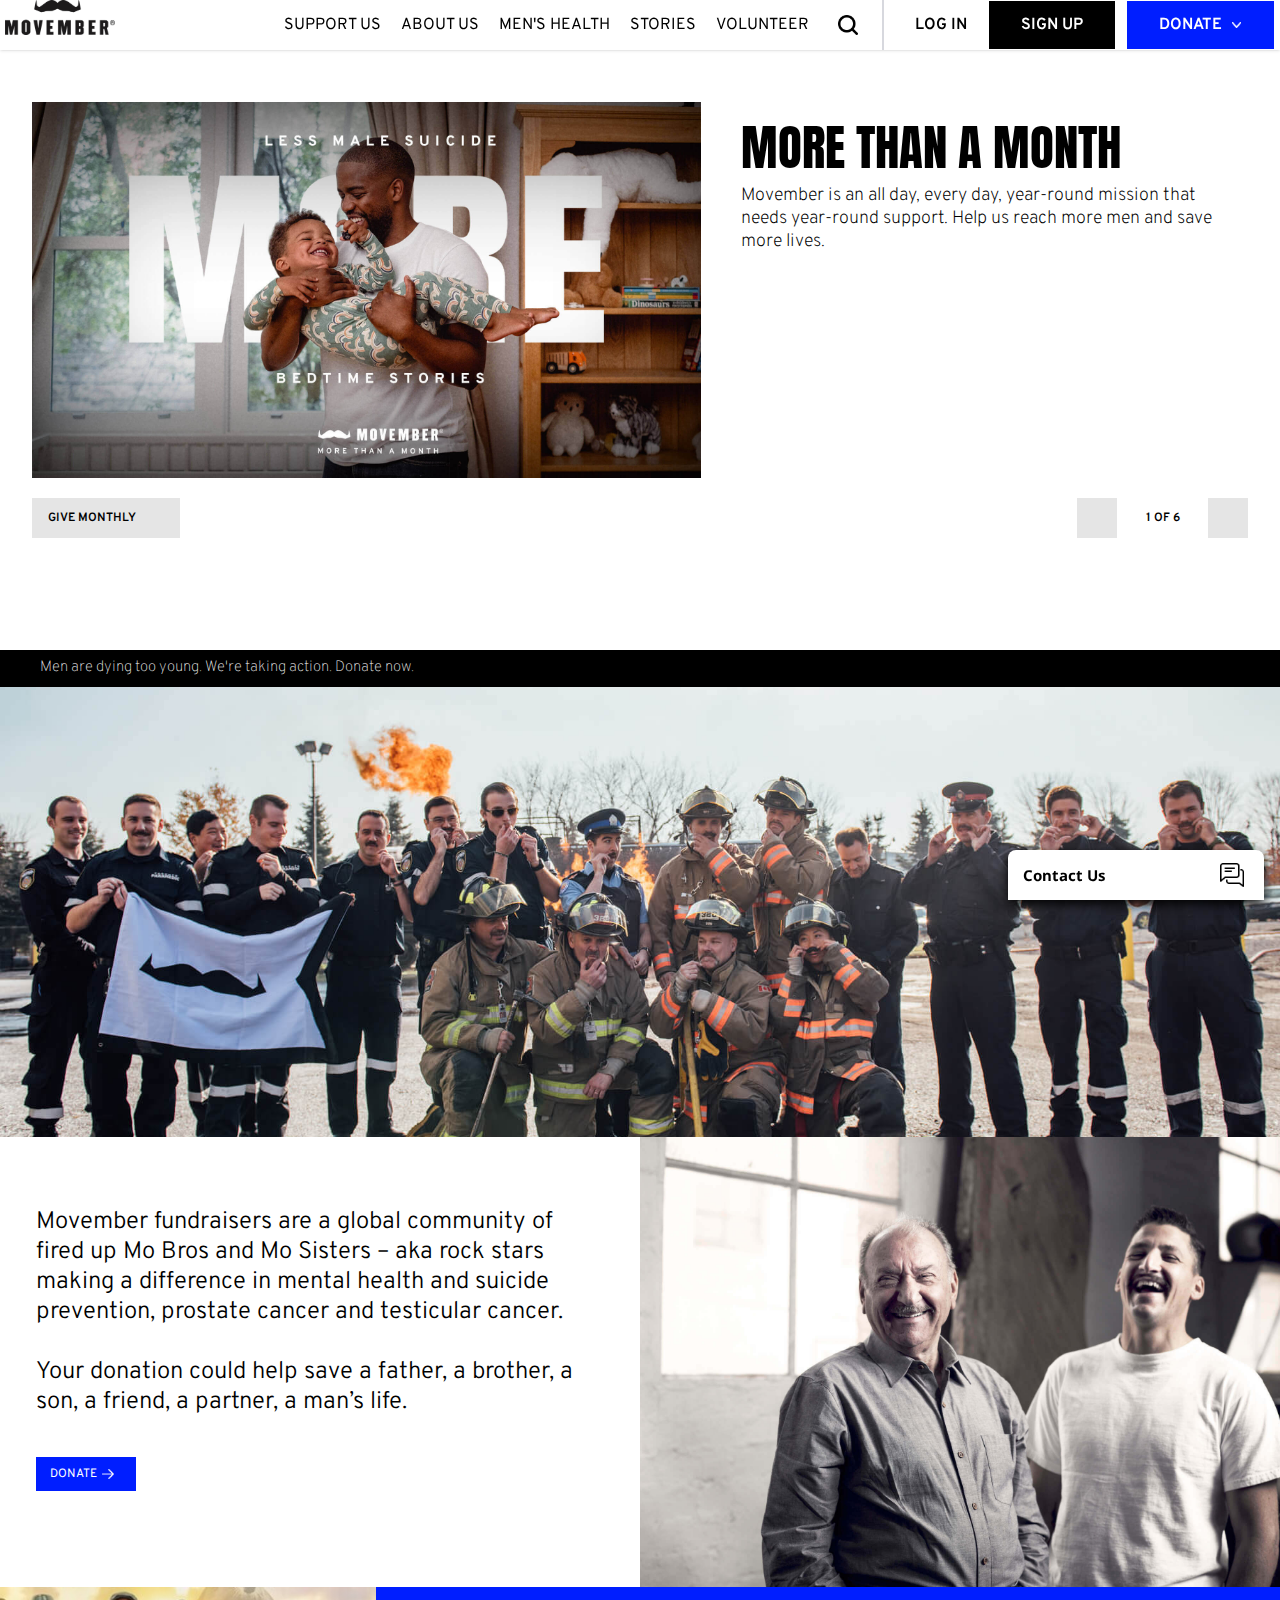
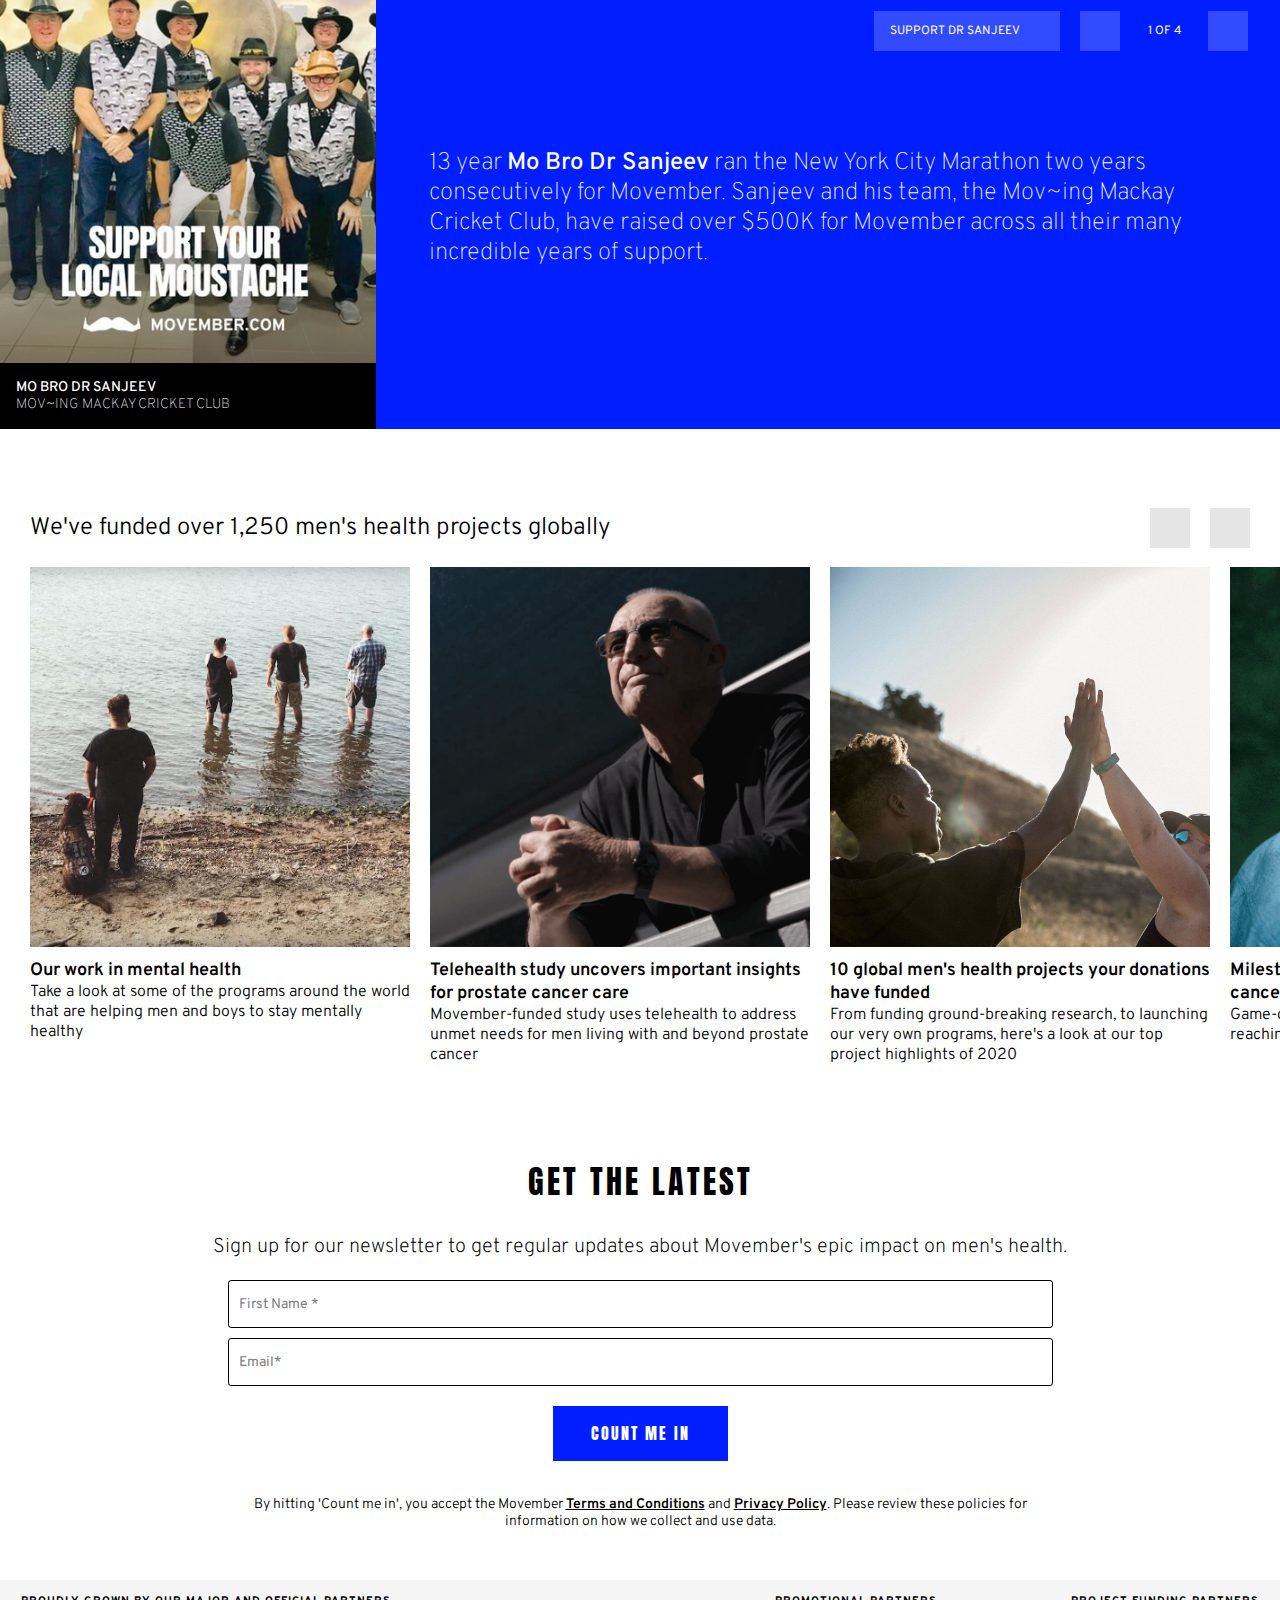
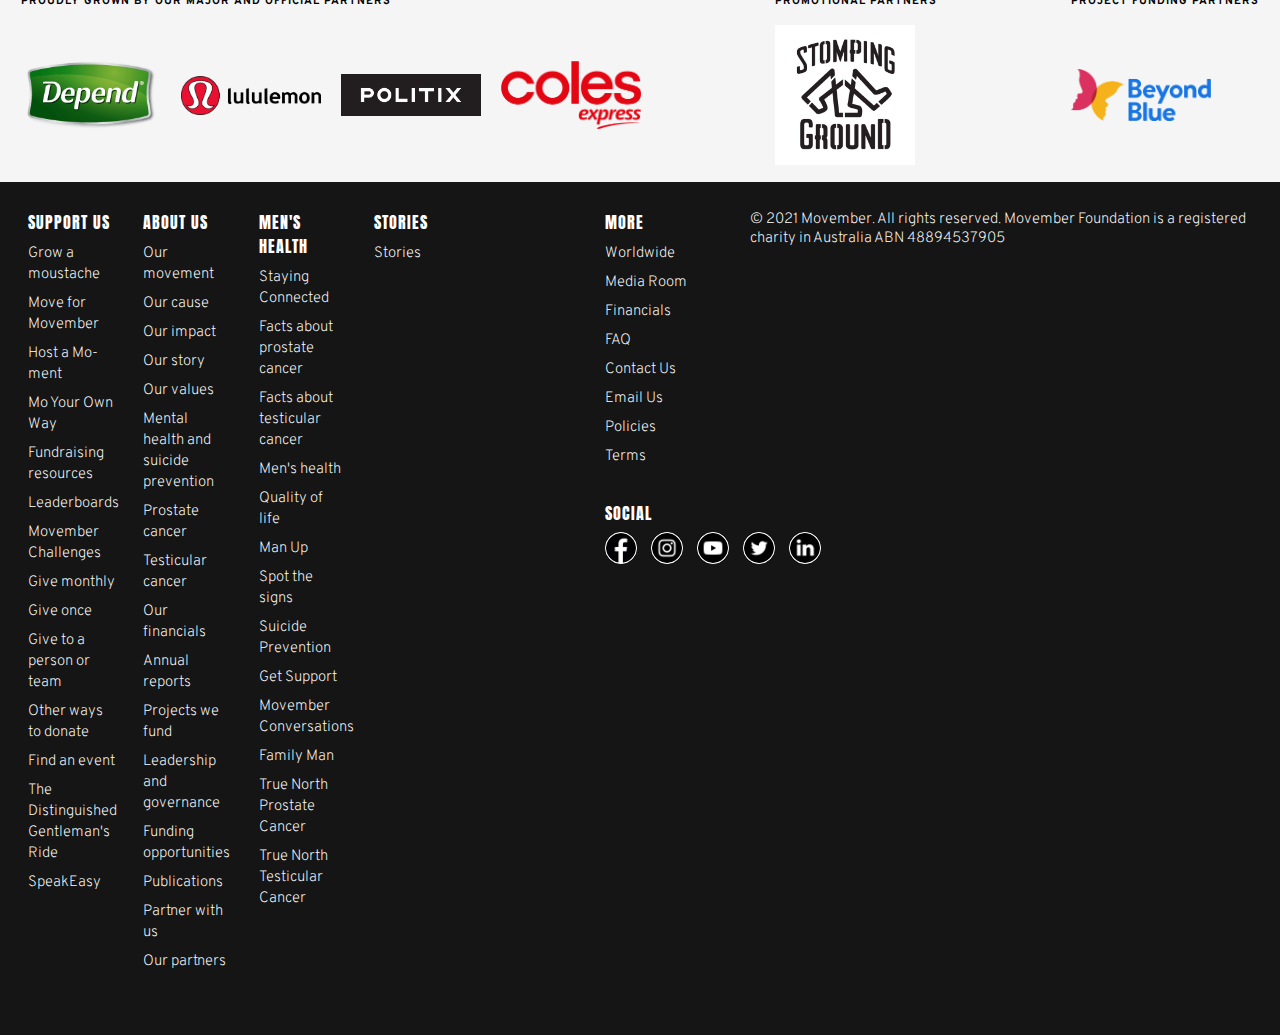
<file: index.html>
<!DOCTYPE html>
<html lang="en">

<head>
    <meta charset="UTF-8">
    <meta http-equiv="X-UA-Compatible" content="IE=edge">
    <meta name="viewport" content="width=device-width, initial-scale=1.0">
    <title>Movember - Home</title>
    <link href="desktop.css" rel="stylesheet"> 
    <link href="tablet.css" rel="stylesheet">  
    <link href="phone.css" rel="stylesheet"> 
    <link href="https://fonts.googleapis.com/css2?family=Anton&family=Noto+Sans:wght@400;700&family=Overpass:wght@100;200;300;400;600;700;800;900&display=swap" rel="stylesheet">
    <script src="toggle.js"></script>
</head>
<!-- end of head tag -->

<body>
    <div class="main">
        <!-- main body -->
        <div class="header">
            <a href="index.html"><img class="logo" src="images/Logo-Movember.jpeg"></a>
            <nav>
                <ul class="topnav">
                    <li class="hamburger"><a onclick="myFunction();">&#9776;</a></li>
                    <!-- the Hamburger menu icon for mobile & tablet -->
                    <li class="nav_button"> 
                        <a href="support_us.html">SUPPORT US</a>
                    </li>
                    <li class="nav_button"> 
                        <a href="about_us.html">ABOUT US</a>
                    </li>
                    <li class="nav_button">
                        <a href="#">MEN'S HEALTH</a>
                    </li>
                    <li class="nav_button">
                        <a href="#">STORIES</a>
                    </li> 
                    <li class="nav_button">
                        <a href="#">VOLUNTEER</a>
                        <!-- to create an unordered list containing 5 links, this additional nav item will be added -->
                    </li>                                       
                </ul>
                <img class="search_icon" src="images/search_icon.png">
                    <!-- the search icon -->
                <div class="vertical_line"></div>
                    <!-- this vertical line only exists in desktop view. It is used to separate the Search Icon and Log In button-->
                <a class="lite_logo__link" href="index.html"><img class="lite_logo" src="images/lite_logo.png"></a>
                    <!-- logo for mobile view only-->
                <div class="log_in_button">
                    <p>LOG IN</p>
                </div>
                <!-- The Log In button is not in the same container as the Search icon as they need to be separated on either end of the logo in Mobile view -->
                <div class="sign_up_donate_container">
                    <div class="sign_up_button">
                        <p>SIGN UP</p>
                    </div>
                    <div class="header_donate_button">
                        <p>DONATE</p>
                        <img class="donate_down_arrow" src="images/white_down_arrow.png">
                    </div>
                </div>
                <!-- the sign up button and donate button are in their own container to allow the two buttons to stay together when they move around to different positions in the Nav bar in mobile, tablet and desktop view -->
            </nav>
        </div>
        <!-- end of header section -->

        <div class="banner">
            <div class="banner_content_container">
                <div class="banner_image_container">
                    <img class="banner_image" src="images/banner_image.jpg">
                </div>
                <div class="banner_text_container">
                    <h2>MORE THAN A MONTH</h2>
                    <!-- There is no H1 for this website based on the actual website structure -->
                    <p>Movember is an all day, every day, year-round mission that needs year-round support. Help us reach more men and save more lives.</p>
                </div>
                <div class="give_monthly_container">
                    <div class="give_monthly_button">
                        <p>GIVE MONTHLY</p>
                    </div>
                    <div class="give_monthly_nav_container">
                        <div class="give_monthly_arrow"></div>
                        <div class="give_monthly_page_number">
                            <P>1 OF 6</P>
                        </div>
                        <div class="give_monthly_arrow"></div>
                    </div>
                </div>
                <!-- the give monthly container holds all the button items in the banner section -->
            </div>
        </div>
        <!-- end of banner section -->

        <div class="scrolling_banner">
            <p>Men are dying too young. We're taking action. Donate now.</p>
        </div>
        <!-- end of scrolling banner section -->

        <img class="firefighter_image" src="images/firefighter_image.jpg">
        <!-- end of firefighter image section. This section contains no text, just a large image that stretches across the page -->
        
        <div class="fundraise">
            <div class="fundraise_text_container">
                <div class="fundraise_text">
                    <p>Movember fundraisers are a global community of fired up Mo Bros and Mo Sisters – aka rock stars making a difference in mental health and suicide prevention, prostate cancer and testicular cancer.</p>
                    <p>Your donation could help save a father, a brother, a son, a friend, a partner, a man’s life.</p>
                    <!-- two <p> tags are used to separate the paragraphs on separate lines -->
                </div>
                <div class="donate_button">
                    <p>DONATE</p>
                    <img class="white_arrow" src="images/white_arrow.png">
                    <!-- a white arrow has been included here to show what a completed donate button would look like -->
                </div>
            </div>
            <div class="fundraise_image_container">
                <!-- this image is being placed in a container so the CSS can do calculations with width %-->
                <img class="fundraise_image" src="images/father_and_son_laughing.jpg">
            </div>
        </div>
        <!-- end of fundraise section -->

        <div class="stories">
            <div class="stories_image_container">
                <img class="stories_image" src="images/stories_image.jpg">
                <!-- The original image from the home page could not be downloaded. When you click into it, there is a slightly cropped image that is available for download (which is the one i've used), hence it doesn't look the same as the on the home page -->
                <div class="stories_image_description">
                    <p><b>MO BRO DR SANJEEV</b></p>
                    <p>MOV~ING MACKAY CRICKET CLUB</p>
                </div>
            </div>
            <div class="stories_text_container">
                <div class="stories_text_CTA_container">
                    <div class="stories_text_CTA">
                        <p>SUPPORT DR SANJEEV</p>
                        <!-- an arrow image would normally be included in the <div> above, but this level of detail has not been provided for the shell -->
                    </div>
                    <div class="stories_nav_container">
                        <div class="stories_arrow"></div>
                        <!-- an arrow image would normally be included here, but this level of detail has not been provided for the shell -->
                        <div class="stories_page_number">
                            <p>1 OF 4</p>
                        </div>
                        <div class="stories_arrow"></div>
                        <!-- an arrow image would normally be included in the <div> above, but this level of detail has not been provided for the shell -->
                    </div>
                </div>
                <div class="stories_text">
                    <p>13 year <b>Mo Bro Dr Sanjeev</b> ran the New York City Marathon two years consecutively for Movember. Sanjeev and his team, the Mov~ing Mackay Cricket Club, have raised over $500K for Movember across all their many incredible years of support.</p>
                </div>
            </div>
        </div>
        <!-- end of stories section -->

        <div class="articles">
            <div class="project_heading_container">
                <p>We've funded over 1,250 men's health projects globally</p>
                <div class="arrow_container">
                    <div class="articles_arrow"></div>
                    <!-- an arrow image would normally be included in the <div> above, but this level of detail has not been provided for the shell -->
                    <div class="articles_page_number">
                        <p>1 OF 4</p>
                    </div>
                    <div class="articles_arrow"></div>
                    <!-- an arrow image would normally be included in the <div> above, but this level of detail has not been provided for the shell -->
                </div>
            </div>
            <div class="project_container">
            <!-- all the project boxes are going to be the same height and width and therefore they have the same class names -->
            <!-- the 'read more' button has not been included for the purposes of the HTML shell -->
                <div class="project">
                    <img class="project_image" src="images/project_image_1.jpg">
                    <p><b>Our work in mental health</b></p>
                    <p>Take a look at some of the programs around the world that are helping men and boys to stay mentally healthy</p>
                </div>
                <div class="project">
                    <img class="project_image" src="images/project_image_2.png">
                    <p><b>Telehealth study uncovers important insights for prostate cancer care</b></p>
                    <p>Movember-funded study uses telehealth to address unmet needs for men living with and beyond prostate cancer</p>
                </div>
                <div class="project">
                    <img class="project_image" src="images/project_image_3.jpg">
                    <p><b>10 global men's health projects your donations have funded</b></p>
                    <p>From funding ground-breaking research, to launching our very own programs, here's a look at our top project highlights of 2020</p>
                </div>
                <div class="project">
                    <img class="project_image" src="images/project_image_4.png">
                    <p><b>Milestone in precision medicine for prostate cancer</b></p>
                    <p>Game-changing cancer drug one step closer to reaching prostate cancer patients</p>
                </div>
            </div>
        </div>
        <!-- end of stories section -->

        <div class="newsletter">
            <h3>GET THE LATEST</h3>
            <p>Sign up for our newsletter to get regular updates about Movember's epic impact on men's health.</p>
            <div class="form_text">
                <p>First Name *</p>
            </div>
            <div class="form_text">
                <p>Email*</p>
            </div>
            <div class="count_me_in_button">
                <p>COUNT ME IN</p>
            </div>
            <div class="terms_and_conditions">
                <p>By hitting 'Count me in', you accept the Movember <a href="#">Terms and Conditions</a> and <a href="#">Privacy Policy</a>. Please review these policies for information on how we collect and use data.</p>
            </div>
        </div>
        <!-- end of newsletter section -->

    </div>
    <!-- End of main section -->

    <div class="sponsors">
        <div class="sponsors_container">
            <h3>PROUDLY GROWN BY OUR MAJOR AND OFFICIAL PARTNERS</h3>
            <div class="logo_container">
                 <!-- it is important to note that the logos in this section switch everytime the page is loaded -->
                 <!-- The logo sizes and styles are all the same, hence they will all have the same class "partner_logo" -->
                <img class="partner_logo" src="images/depend_logo.png">
                <img class="partner_logo" src="images/lululemon_logo.png">
                <img class="partner_logo" src="images/politix_logo.png">
                <img class="partner_logo" src="images/coles_express_logo.png">
            </div>
            </div>
        <div class="sponsors_container">
            <h3>PROMOTIONAL PARTNERS</h3>
            <div class="logo_container">
                <img class="partner_logo" src="images/stomping_ground_logo.jpg">
                <!-- the logo in this section switches every 4 seconds -->
            </div>
            </div>
        <div class="sponsors_container">
            <h3>PROJECT FUNDING PARTNERS</h3>
            <div class="logo_container">
                <img class="partner_logo" src="images/beyondblue_logo.png">
                 <!-- the logo in this section switches every 4 seconds -->
            </div>
        </div>
    </div>
    <!-- end of sponsors section -->

    <div class="footer">
        <div class="footerbox">
            <div class="footer_column_container">
                <!-- each column in the footer has the same styling, so will have the same class "footer_column" -->
                <div class="footer_column">
                    <h4>SUPPORT US</h4>
                    <p><a href="#">Grow a moustache</a></p>
                    <p><a href="#">Move for Movember</a></p>
                    <p><a href="#">Host a Mo-ment</a></p>
                    <p><a href="#">Mo Your Own Way</a></p>
                    <p><a href="#">Fundraising resources</a></p>
                    <p><a href="#">Leaderboards</a></p>
                    <p><a href="#">Movember Challenges</a></p>
                    <p><a href="#">Give monthly</a></p>
                    <p><a href="#">Give once</a></p>
                    <p><a href="#">Give to a person or team</a></p>
                    <p><a href="#">Other ways to donate</a></p>
                    <p><a href="#">Find an event</a></p>
                    <p><a href="#">The Distinguished Gentleman's Ride</a></p>
                    <p><a href="#">SpeakEasy</a></p>
                </div>
                <div class="footer_column">
                    <h4>ABOUT US</h4>
                    <p><a href="#">Our movement</a></p>
                    <p><a href="#">Our cause</a></p>
                    <p><a href="#">Our impact</a></p>
                    <p><a href="#">Our story</a></p>
                    <p><a href="#">Our values</a></p>
                    <p><a href="#">Mental health and suicide prevention</a></p>
                    <p><a href="#">Prostate cancer</a></p>
                    <p><a href="#">Testicular cancer</a></p>
                    <p><a href="#">Our financials</a></p>
                    <p><a href="#">Annual reports</a></p>
                    <p><a href="#">Projects we fund</a></p>
                    <p><a href="#">Leadership and governance</a></p>
                    <p><a href="#">Funding opportunities</a></p>
                    <p><a href="#">Publications</a></p>
                    <p><a href="#">Partner with us</a></p>
                    <p><a href="#">Our partners</a></p>
                </div>
                <div class="footer_column">
                    <h4>MEN'S HEALTH</h4>
                    <p><a href="#">Staying Connected</a></p>
                    <p><a href="#">Facts about prostate cancer</a></p>
                    <p><a href="#">Facts about testicular cancer</a></p>
                    <p><a href="#">Men's health</a></p>
                    <p><a href="#">Quality of life</a></p>
                    <p><a href="#">Man Up</a></p>
                    <p><a href="#">Spot the signs</a></p>
                    <p><a href="#">Suicide Prevention</a></p>
                    <p><a href="#">Get Support</a></p>
                    <p><a href="#">Movember Conversations</a></p>
                    <p><a href="#">Family Man</a></p>
                    <p><a href="#">True North Prostate Cancer</a></p>
                    <p><a href="#">True North Testicular Cancer</a></p>
                </div>
                <div class="footer_column">
                    <h4>STORIES</h4>
                    <p><a href="#">Stories</a></p>
                </div>
            </div>
            <div class="footer_column">
                <!-- an additional class (footer_column)row) has been created for the last column to enable the 'more' column to stack on top of the 'social' column by appearing in two rows-->
                <div class="footer_column_row">
                    <h4>MORE</h4>
                    <p><a href="#">Worldwide</a></p>
                    <p><a href="#">Media Room</a></p>
                    <p><a href="#">Financials</a></p>
                    <p><a href="#">FAQ</a></p>
                    <p><a href="#">Contact Us</a></p>
                    <p><a href="mailto:info@movember.com" target="blank">Email Us</a></p>
                    <p><a href="#">Policies</a></p>
                    <p><a href="#">Terms</a></p>
                </div>
                <div class="footer_column_row">
                    <h4>SOCIAL</h4>
                    <div class="social_media_icon_container"> 
                        <!-- each social media icon will have the same style, so will have the same class name  -->
                        <a href="#"><img class="social_media_icon" src="images/facebook_icon.png"></a>
                        <a href="#"><img class="social_media_icon" src="images/instagram_icon.png"></a>
                        <a href="#"><img class="social_media_icon" src="images/youtube_icon.png"></a>
                        <a href="#"><img class="social_media_icon" src="images/twitter_icon.png"></a>
                        <a href="#"><img class="social_media_icon" src="images/linkedin_icon.png"></a>
                    </div>
                </div>
            </div>
        </div>
        <div class="copyright">
            <p>© 2021 Movember. All rights reserved. Movember Foundation is a registered charity in Australia ABN 48894537905</p>
        </div>
    </div>
    <!-- end of footer section -->

    <div class="chat_box">
        <p>Contact Us</p>
        <img class="chat_icon" src="images/chat_bubble.png">
    </div>
    <!-- end of chat box section -->

</body>
<!-- end of body section -->

</html>
<!-- end of HTML doc -->
</file>
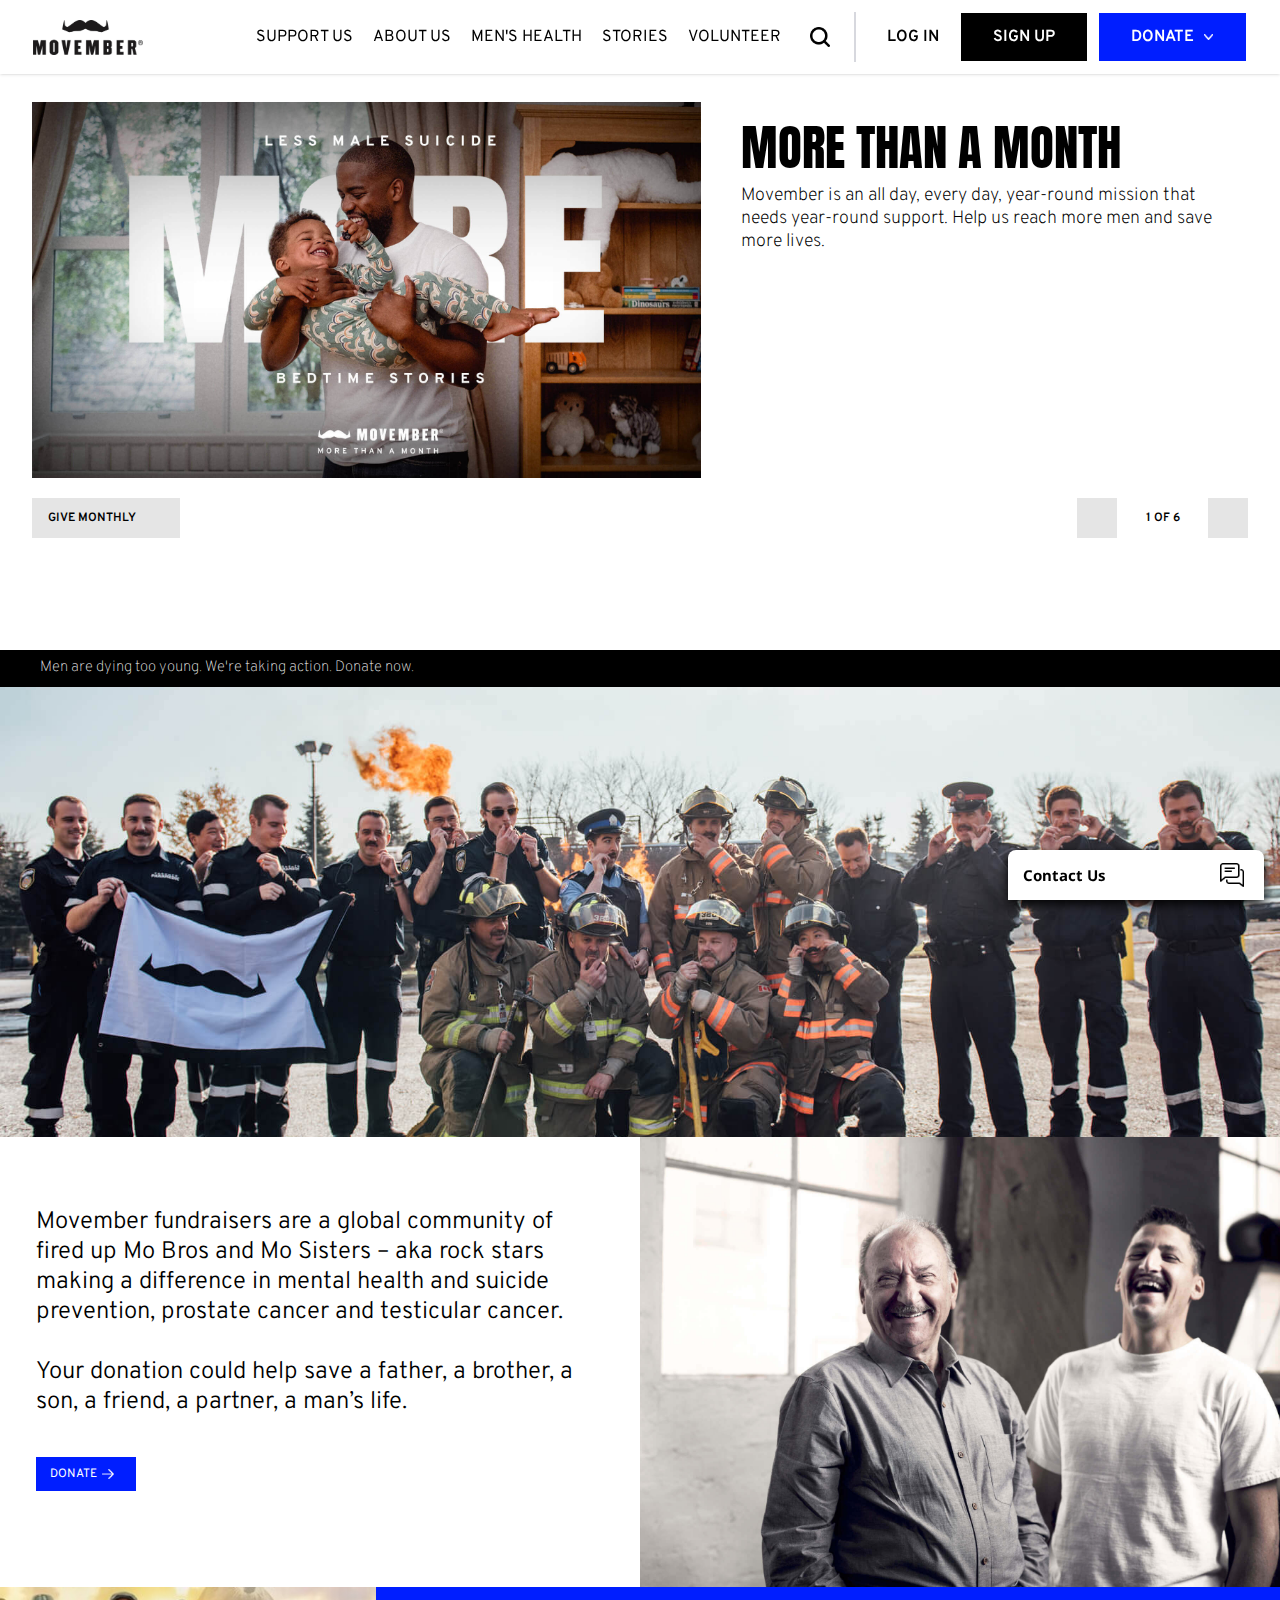
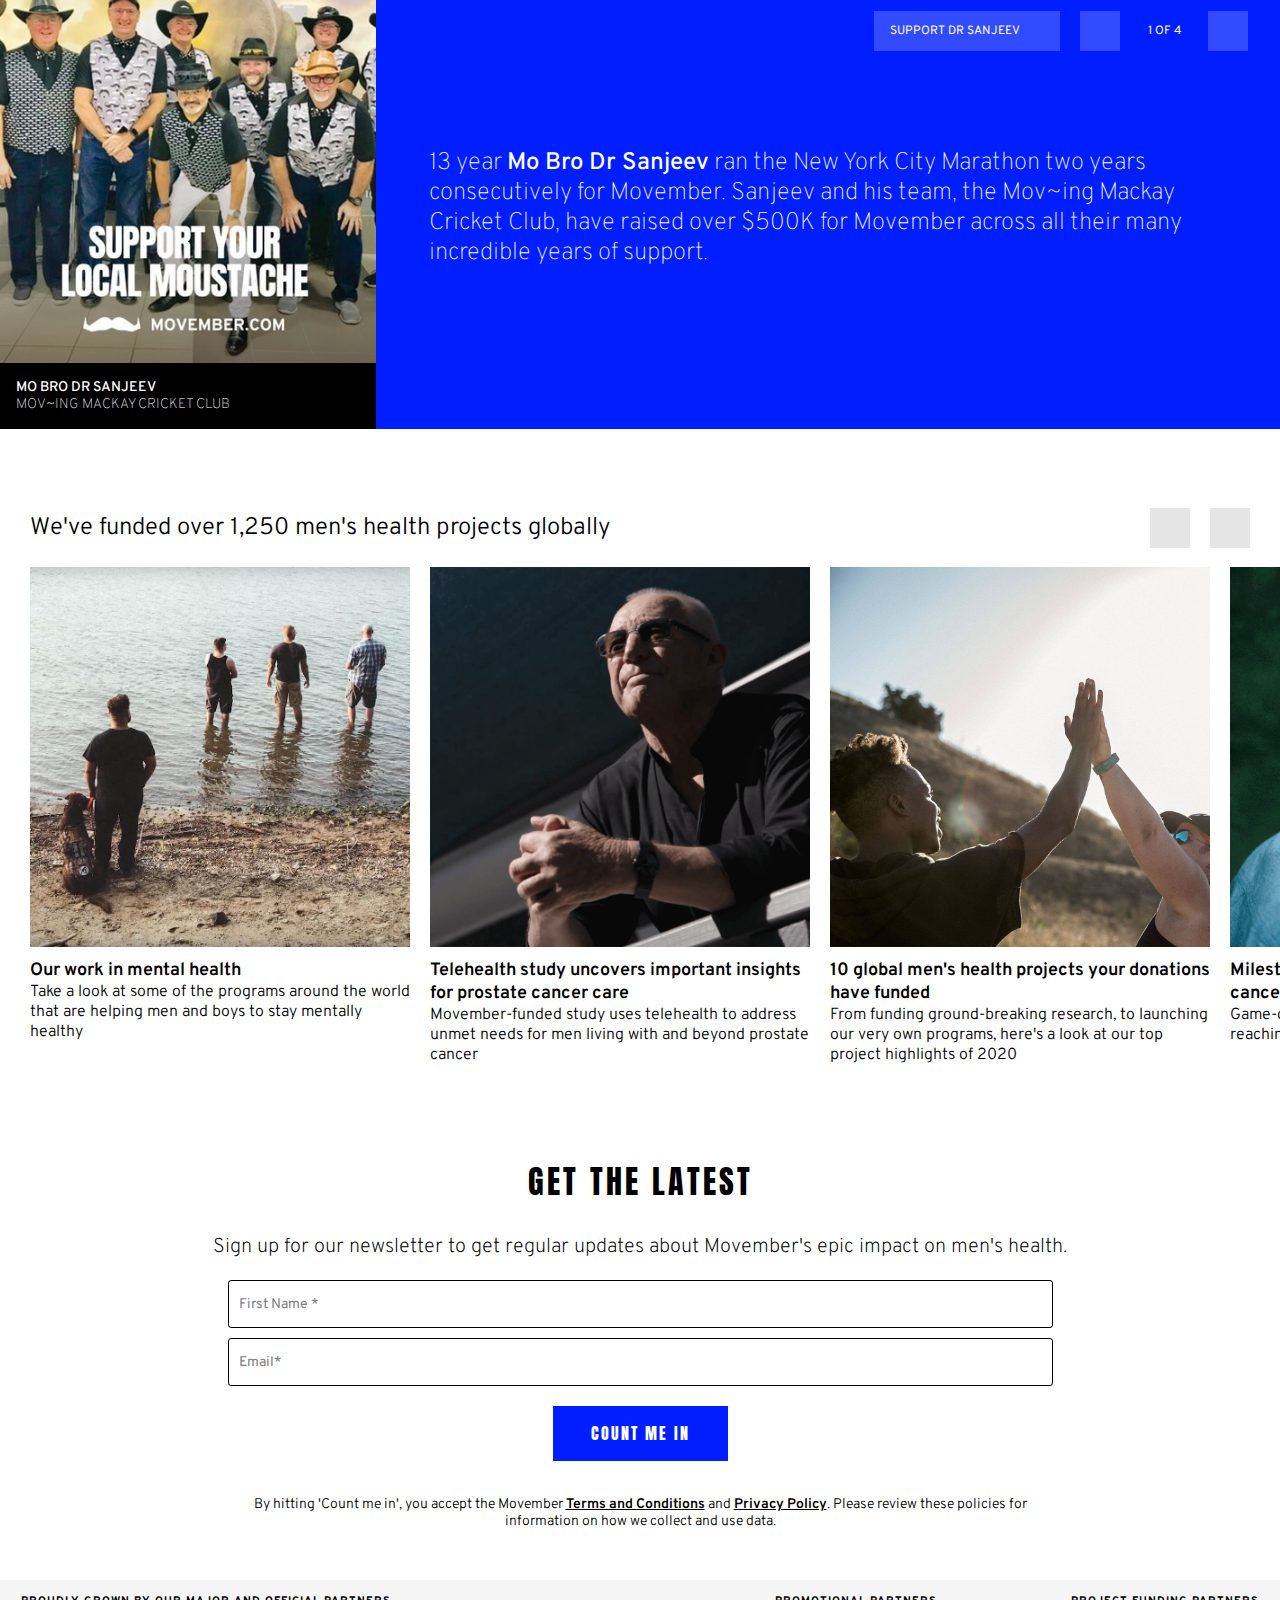
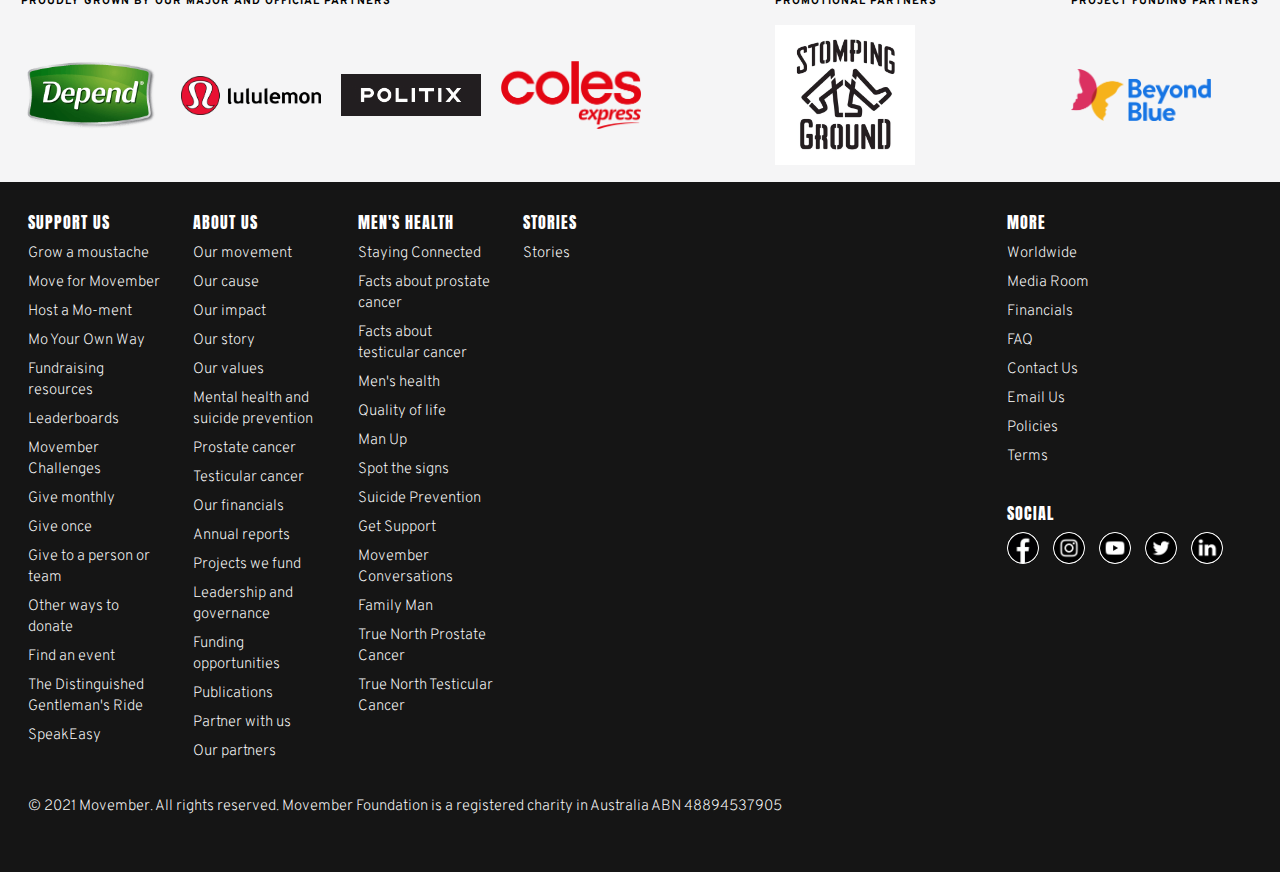
<file: home.html>
<!DOCTYPE html>
<html lang="en">

<head>
    <meta charset="UTF-8">
    <meta http-equiv="X-UA-Compatible" content="IE=edge">
    <meta name="viewport" content="width=device-width, initial-scale=1.0">
    <title>Movember - Home</title>
    <link href="desktop.css" rel="stylesheet"> 
    <link href="tablet.css" rel="stylesheet">  
    <link href="phone.css" rel="stylesheet"> 
    <link href="https://fonts.googleapis.com/css2?family=Anton&family=Noto+Sans:wght@400;700&family=Overpass:wght@100;200;300;400;600;700;800;900&display=swap" rel="stylesheet">
    <script src="toggle.js"></script>
</head>
<!-- end of head tag -->

<body>
    <div class="main">
        <!-- main body -->
        <div class="header">
            <div class="header__container">
                <a href="home.html"><img class="logo" src="images/Logo-Movember.jpeg"></a>
                <nav>
                    <ul class="topnav">
                        <li class="hamburger"><a onclick="myFunction();">&#9776;</a></li>
                        <!-- the Hamburger menu icon for mobile & tablet -->
                        <li class="nav_button"> 
                            <a href="support_us.html">SUPPORT US</a>
                        </li>
                        <li class="nav_button"> 
                            <a href="about_us.html">ABOUT US</a>
                        </li>
                        <li class="nav_button">
                            <a href="#">MEN'S HEALTH</a>
                        </li>
                        <li class="nav_button">
                            <a href="#">STORIES</a>
                        </li> 
                        <li class="nav_button">
                            <a href="#">VOLUNTEER</a>
                            <!-- to create an unordered list containing 5 links, this additional nav item will be added -->
                        </li>                                       
                    </ul>
                    <img class="search_icon" src="images/search_icon.png">
                        <!-- the search icon -->
                    <div class="vertical_line"></div>
                    <!-- this vertical line only exists in desktop view. It is used to separate the Search Icon and Log In button-->
                    <a class="lite_logo__link" href="home.html"><img class="lite_logo" src="images/lite_logo.png"></a>
                        <!-- logo for mobile view only-->
                    <div class="log_in_button">
                        <p>LOG IN</p>
                    </div>
                    <!-- The Log In button is not in the same container as the Search icon as they need to be separated on either end of the logo in Mobile view -->
                    <div class="sign_up_donate_container">
                        <div class="sign_up_button">
                            <p>SIGN UP</p>
                        </div>
                        <div class="header_donate_button">
                            <p>DONATE</p>
                            <img class="donate_down_arrow" src="images/white_down_arrow.png">
                        </div>
                    </div>
                    <!-- the sign up button and donate button are in their own container to allow the two buttons to stay together when they move around to different positions in the Nav bar in mobile, tablet and desktop view -->
                </nav>
            </div>
        </div>
        <!-- end of header section -->

        <div class="banner">
            <div class="banner_content_container">
                <div class="banner_image_container">
                    <img class="banner_image" src="images/banner_image.jpg">
                </div>
                <div class="banner_text_container">
                    <h2>MORE THAN A MONTH</h2>
                    <!-- There is no H1 for this website based on the actual website structure -->
                    <p>Movember is an all day, every day, year-round mission that needs year-round support. Help us reach more men and save more lives.</p>
                </div>
                <div class="give_monthly_container">
                    <div class="give_monthly_button">
                        <p>GIVE MONTHLY</p>
                    </div>
                    <div class="give_monthly_nav_container">
                        <div class="give_monthly_arrow"></div>
                        <div class="give_monthly_page_number">
                            <P>1 OF 6</P>
                        </div>
                        <div class="give_monthly_arrow"></div>
                    </div>
                </div>
                <!-- the give monthly container holds all the button items in the banner section -->
            </div>
        </div>
        <!-- end of banner section -->

        <div class="scrolling_banner">
            <p>Men are dying too young. We're taking action. Donate now.</p>
        </div>
        <!-- end of scrolling banner section -->

        <img class="firefighter_image" src="images/firefighter_image.jpg">
        <!-- end of firefighter image section. This section contains no text, just a large image that stretches across the page -->
        
        <div class="fundraise">
            <div class="fundraise_text_container">
                <div class="fundraise_text">
                    <p>Movember fundraisers are a global community of fired up Mo Bros and Mo Sisters – aka rock stars making a difference in mental health and suicide prevention, prostate cancer and testicular cancer.</p>
                    <p>Your donation could help save a father, a brother, a son, a friend, a partner, a man’s life.</p>
                    <!-- two <p> tags are used to separate the paragraphs on separate lines -->
                </div>
                <div class="donate_button">
                    <p>DONATE</p>
                    <img class="white_arrow" src="images/white_arrow.png">
                    <!-- a white arrow has been included here to show what a completed donate button would look like -->
                </div>
            </div>
            <div class="fundraise_image_container">
                <!-- this image is being placed in a container so the CSS can do calculations with width %-->
                <img class="fundraise_image" src="images/father_and_son_laughing.jpg">
            </div>
        </div>
        <!-- end of fundraise section -->

        <div class="stories">
            <div class="stories_image_container">
                <img class="stories_image" src="images/stories_image.jpg">
                <!-- The original image from the home page could not be downloaded. When you click into it, there is a slightly cropped image that is available for download (which is the one i've used), hence it doesn't look the same as the on the home page -->
                <div class="stories_image_description">
                    <p><b>MO BRO DR SANJEEV</b></p>
                    <p>MOV~ING MACKAY CRICKET CLUB</p>
                </div>
            </div>
            <div class="stories_text_container">
                <div class="stories_text_CTA_container">
                    <div class="stories_text_CTA">
                        <p>SUPPORT DR SANJEEV</p>
                        <!-- an arrow image would normally be included in the <div> above, but this level of detail has not been provided for the shell -->
                    </div>
                    <div class="stories_nav_container">
                        <div class="stories_arrow"></div>
                        <!-- an arrow image would normally be included here, but this level of detail has not been provided for the shell -->
                        <div class="stories_page_number">
                            <p>1 OF 4</p>
                        </div>
                        <div class="stories_arrow"></div>
                        <!-- an arrow image would normally be included in the <div> above, but this level of detail has not been provided for the shell -->
                    </div>
                </div>
                <div class="stories_text">
                    <p>13 year <b>Mo Bro Dr Sanjeev</b> ran the New York City Marathon two years consecutively for Movember. Sanjeev and his team, the Mov~ing Mackay Cricket Club, have raised over $500K for Movember across all their many incredible years of support.</p>
                </div>
            </div>
        </div>
        <!-- end of stories section -->

        <div class="articles">
            <div class="project_heading_container">
                <p>We've funded over 1,250 men's health projects globally</p>
                <div class="arrow_container">
                    <div class="articles_arrow"></div>
                    <!-- an arrow image would normally be included in the <div> above, but this level of detail has not been provided for the shell -->
                    <div class="articles_page_number">
                        <p>1 OF 4</p>
                    </div>
                    <div class="articles_arrow"></div>
                    <!-- an arrow image would normally be included in the <div> above, but this level of detail has not been provided for the shell -->
                </div>
            </div>
            <div class="project_container">
            <!-- all the project boxes are going to be the same height and width and therefore they have the same class names -->
            <!-- the 'read more' button has not been included for the purposes of the HTML shell -->
                <div class="project">
                    <img class="project_image" src="images/project_image_1.jpg">
                    <p><b>Our work in mental health</b></p>
                    <p>Take a look at some of the programs around the world that are helping men and boys to stay mentally healthy</p>
                </div>
                <div class="project">
                    <img class="project_image" src="images/project_image_2.png">
                    <p><b>Telehealth study uncovers important insights for prostate cancer care</b></p>
                    <p>Movember-funded study uses telehealth to address unmet needs for men living with and beyond prostate cancer</p>
                </div>
                <div class="project">
                    <img class="project_image" src="images/project_image_3.jpg">
                    <p><b>10 global men's health projects your donations have funded</b></p>
                    <p>From funding ground-breaking research, to launching our very own programs, here's a look at our top project highlights of 2020</p>
                </div>
                <div class="project">
                    <img class="project_image" src="images/project_image_4.png">
                    <p><b>Milestone in precision medicine for prostate cancer</b></p>
                    <p>Game-changing cancer drug one step closer to reaching prostate cancer patients</p>
                </div>
            </div>
        </div>
        <!-- end of stories section -->

        <div class="newsletter">
            <h3>GET THE LATEST</h3>
            <p>Sign up for our newsletter to get regular updates about Movember's epic impact on men's health.</p>
            <div class="form_text">
                <p>First Name *</p>
            </div>
            <div class="form_text">
                <p>Email*</p>
            </div>
            <div class="count_me_in_button">
                <p>COUNT ME IN</p>
            </div>
            <div class="terms_and_conditions">
                <p>By hitting 'Count me in', you accept the Movember <a href="#">Terms and Conditions</a> and <a href="#">Privacy Policy</a>. Please review these policies for information on how we collect and use data.</p>
            </div>
        </div>
        <!-- end of newsletter section -->

    </div>
    <!-- End of main section -->

    <div class="sponsors">
        <div class="sponsors_container">
            <h3>PROUDLY GROWN BY OUR MAJOR AND OFFICIAL PARTNERS</h3>
            <div class="logo_container">
                 <!-- it is important to note that the logos in this section switch everytime the page is loaded -->
                 <!-- The logo sizes and styles are all the same, hence they will all have the same class "partner_logo" -->
                <img class="partner_logo" src="images/depend_logo.png">
                <img class="partner_logo" src="images/lululemon_logo.png">
                <img class="partner_logo" src="images/politix_logo.png">
                <img class="partner_logo" src="images/coles_express_logo.png">
            </div>
            </div>
        <div class="sponsors_container">
            <h3>PROMOTIONAL PARTNERS</h3>
            <div class="logo_container">
                <img class="partner_logo" src="images/stomping_ground_logo.jpg">
                <!-- the logo in this section switches every 4 seconds -->
            </div>
            </div>
        <div class="sponsors_container">
            <h3>PROJECT FUNDING PARTNERS</h3>
            <div class="logo_container">
                <img class="partner_logo" src="images/beyondblue_logo.png">
                 <!-- the logo in this section switches every 4 seconds -->
            </div>
        </div>
    </div>
    <!-- end of sponsors section -->

    <div class="footer">
        <div class="footer__container">
            <div class="footerbox">
                <div class="footer_column_container">
                    <!-- each column in the footer has the same styling, so will have the same class "footer_column" -->
                    <div class="footer_column">
                        <h4>SUPPORT US</h4>
                        <p><a href="#">Grow a moustache</a></p>
                        <p><a href="#">Move for Movember</a></p>
                        <p><a href="#">Host a Mo-ment</a></p>
                        <p><a href="#">Mo Your Own Way</a></p>
                        <p><a href="#">Fundraising resources</a></p>
                        <p><a href="#">Leaderboards</a></p>
                        <p><a href="#">Movember Challenges</a></p>
                        <p><a href="#">Give monthly</a></p>
                        <p><a href="#">Give once</a></p>
                        <p><a href="#">Give to a person or team</a></p>
                        <p><a href="#">Other ways to donate</a></p>
                        <p><a href="#">Find an event</a></p>
                        <p><a href="#">The Distinguished Gentleman's Ride</a></p>
                        <p><a href="#">SpeakEasy</a></p>
                    </div>
                    <div class="footer_column">
                        <h4>ABOUT US</h4>
                        <p><a href="#">Our movement</a></p>
                        <p><a href="#">Our cause</a></p>
                        <p><a href="#">Our impact</a></p>
                        <p><a href="#">Our story</a></p>
                        <p><a href="#">Our values</a></p>
                        <p><a href="#">Mental health and suicide prevention</a></p>
                        <p><a href="#">Prostate cancer</a></p>
                        <p><a href="#">Testicular cancer</a></p>
                        <p><a href="#">Our financials</a></p>
                        <p><a href="#">Annual reports</a></p>
                        <p><a href="#">Projects we fund</a></p>
                        <p><a href="#">Leadership and governance</a></p>
                        <p><a href="#">Funding opportunities</a></p>
                        <p><a href="#">Publications</a></p>
                        <p><a href="#">Partner with us</a></p>
                        <p><a href="#">Our partners</a></p>
                    </div>
                    <div class="footer_column">
                        <h4>MEN'S HEALTH</h4>
                        <p><a href="#">Staying Connected</a></p>
                        <p><a href="#">Facts about prostate cancer</a></p>
                        <p><a href="#">Facts about testicular cancer</a></p>
                        <p><a href="#">Men's health</a></p>
                        <p><a href="#">Quality of life</a></p>
                        <p><a href="#">Man Up</a></p>
                        <p><a href="#">Spot the signs</a></p>
                        <p><a href="#">Suicide Prevention</a></p>
                        <p><a href="#">Get Support</a></p>
                        <p><a href="#">Movember Conversations</a></p>
                        <p><a href="#">Family Man</a></p>
                        <p><a href="#">True North Prostate Cancer</a></p>
                        <p><a href="#">True North Testicular Cancer</a></p>
                    </div>
                    <div class="footer_column">
                        <h4>STORIES</h4>
                        <p><a href="#">Stories</a></p>
                    </div>
                </div>
                <div class="footer_column">
                    <!-- an additional class (footer_column)row) has been created for the last column to enable the 'more' column to stack on top of the 'social' column by appearing in two rows-->
                    <div class="footer_column_row">
                        <h4>MORE</h4>
                        <p><a href="#">Worldwide</a></p>
                        <p><a href="#">Media Room</a></p>
                        <p><a href="#">Financials</a></p>
                        <p><a href="#">FAQ</a></p>
                        <p><a href="#">Contact Us</a></p>
                        <p><a href="mailto:info@movember.com" target="blank">Email Us</a></p>
                        <p><a href="#">Policies</a></p>
                        <p><a href="#">Terms</a></p>
                    </div>
                    <div class="footer_column_row">
                        <h4>SOCIAL</h4>
                        <div class="social_media_icon_container"> 
                            <!-- each social media icon will have the same style, so will have the same class name  -->
                            <a href="#"><img class="social_media_icon" src="images/facebook_icon.png"></a>
                            <a href="#"><img class="social_media_icon" src="images/instagram_icon.png"></a>
                            <a href="#"><img class="social_media_icon" src="images/youtube_icon.png"></a>
                            <a href="#"><img class="social_media_icon" src="images/twitter_icon.png"></a>
                            <a href="#"><img class="social_media_icon" src="images/linkedin_icon.png"></a>
                        </div>
                    </div>
                </div>
            </div>
            <div class="copyright">
                <p>© 2021 Movember. All rights reserved. Movember Foundation is a registered charity in Australia ABN 48894537905</p>
            </div>
        </div>
    </div>
    <!-- end of footer section -->

    <div class="chat_box">
        <p>Contact Us</p>
        <img class="chat_icon" src="images/chat_bubble.png">
    </div>
    <!-- end of chat box section -->

</body>
<!-- end of body section -->

</html>
<!-- end of HTML doc -->
</file>
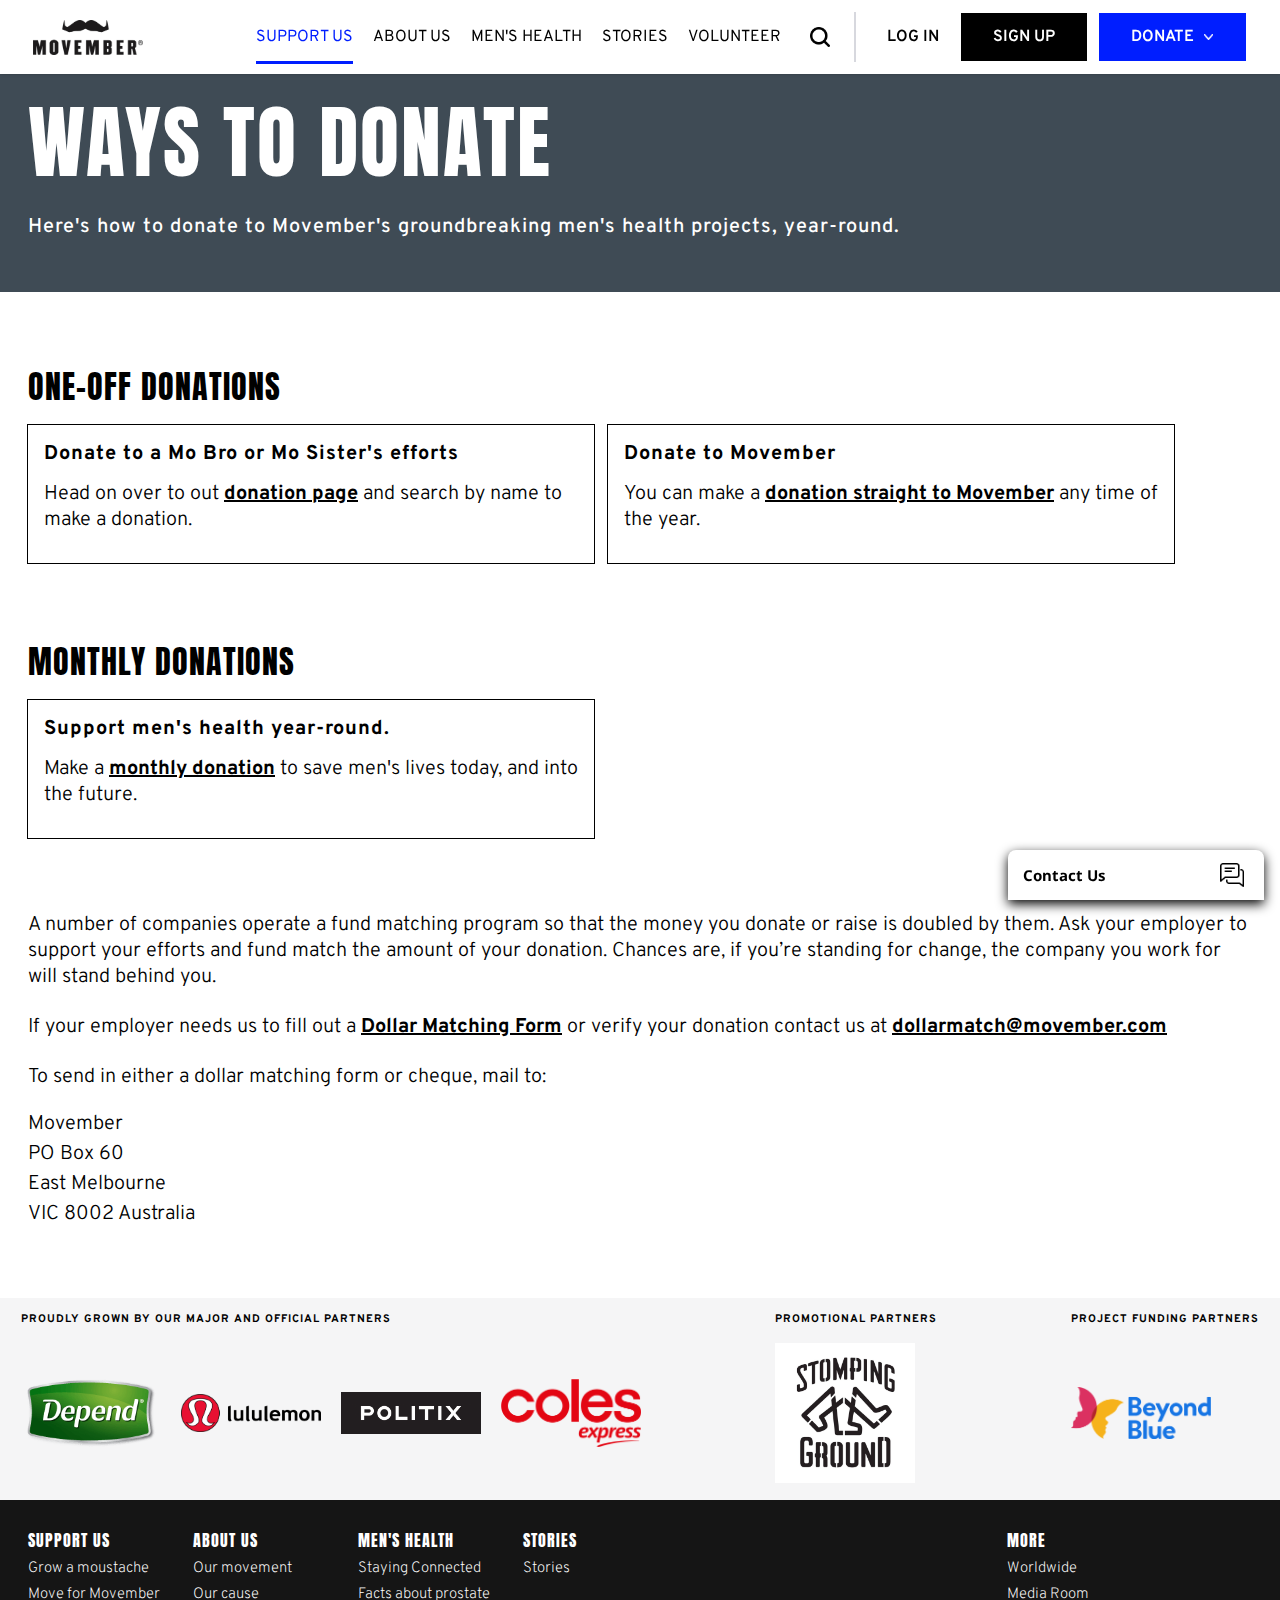
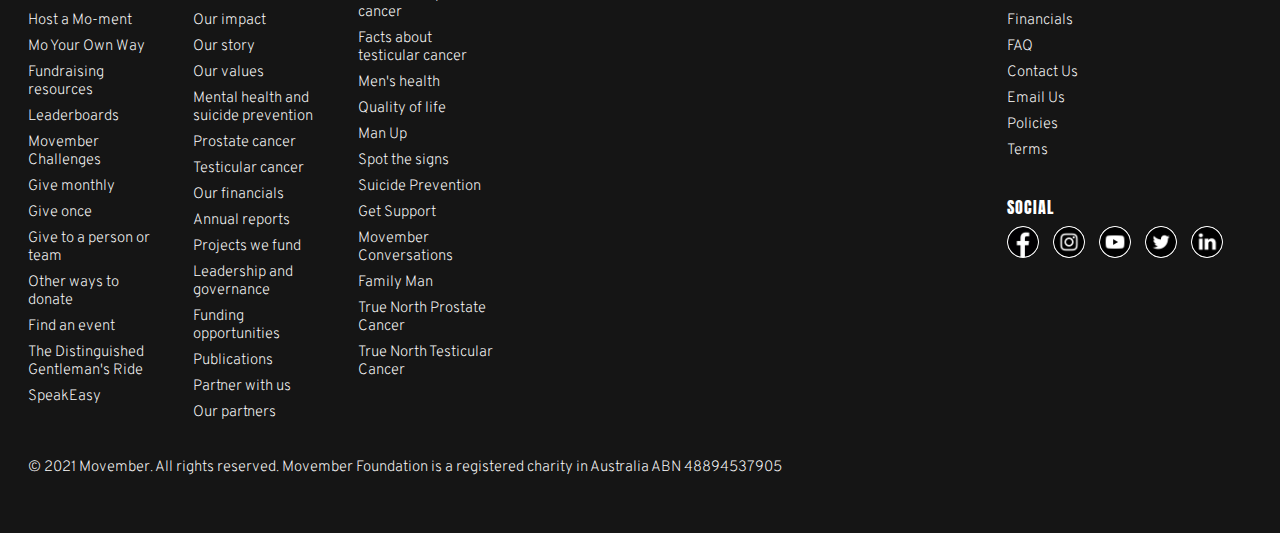
<file: support_us.html>
<!DOCTYPE html>
<html lang="en">

<head>
    <meta charset="UTF-8">
    <meta http-equiv="X-UA-Compatible" content="IE=edge">
    <meta name="viewport" content="width=device-width, initial-scale=1.0">
    <title>Movember - Support Us - Ways to Donate</title>
    <link href="desktop.css" rel="stylesheet"> 
    <link href="tablet.css" rel="stylesheet">  
    <link href="phone.css" rel="stylesheet"> 
    <link href="https://fonts.googleapis.com/css2?family=Anton&family=Noto+Sans:wght@400;700&family=Overpass:wght@100;200;300;400;600;700;800;900&display=swap" rel="stylesheet">
    <script src="toggle.js"></script>
</head>
<!-- end of head tag -->

<body>
    <div class="main">
        <!-- main body -->
         <div class="main">
        <!-- main body -->
        <div class="header">
            <div class="header__container">
                <a href="home.html"><img class="logo" src="images/Logo-Movember.jpeg"></a>
                <nav>
                    <ul class="topnav">
                        <li class="hamburger"><a onclick="myFunction();">&#9776;</a></li>
                        <!-- the Hamburger menu icon for mobile & tablet -->
                        <li class="nav_button nav_button--active"> 
                            <!-- adding another class to this nav button so that it goes blue when selected -->
                            <a href="support_us.html">SUPPORT US</a>
                        </li>
                        <li class="nav_button"> 
                            <a href="about_us.html">ABOUT US</a>
                        </li>
                        <li class="nav_button">
                            <a href="#">MEN'S HEALTH</a>
                        </li>
                        <li class="nav_button">
                            <a href="#">STORIES</a>
                        </li> 
                        <li class="nav_button">
                            <a href="#">VOLUNTEER</a>
                            <!-- to create an unordered list containing 5 links, this additional nav item will be added -->
                        </li>                                       
                    </ul>
                    <img class="search_icon" src="images/search_icon.png">
                        <!-- the search icon -->
                    <div class="vertical_line"></div>
                        <!-- this vertical line only exists in desktop view. It is used to separate the Search Icon and Log In button-->
                    <a class="lite_logo__link" href="home.html"><img class="lite_logo" src="images/lite_logo.png"></a>
                        <!-- logo for mobile view only-->
                    <div class="log_in_button">
                        <p>LOG IN</p>
                    </div>
                    <!-- The Log In button is not in the same container as the Search icon as they need to be separated on either end of the logo in Mobile view -->
                    <div class="sign_up_donate_container">
                        <div class="sign_up_button">
                            <p>SIGN UP</p>
                        </div>
                        <div class="header_donate_button">
                            <p>DONATE</p>
                            <img class="donate_down_arrow" src="images/white_down_arrow.png">
                        </div>
                    </div>
                    <!-- the sign up button and donate button are in their own container to allow the two buttons to stay together when they move around to different positions in the Nav bar in mobile, tablet and desktop view -->
                </nav>
            </div>
        </div>
        <!-- end of header section -->
        
        <div class="page_header">
            <div class="page_header__content">
                <h1>WAYS TO DONATE</h1>
                <h4>Here's how to donate to Movember's groundbreaking men's health projects, year-round.</h4>
            </div>
        </div>
        <!-- end of page header -->
       
        <div class="donate_type">
            <div class="donate_type__content">
                <h2>ONE-OFF DONATIONS</h2>
                <div class="donate_type_container">
                    <div class="donate_type_box">
                        <h4>Donate to a Mo Bro or Mo Sister's efforts</h4>
                        <p>Head on over to out <a>donation page</a> and search by name to make a donation.</p>
                    </div>
                    <div class="donate_type_box">
                        <h4>Donate to Movember</h4>
                        <p>You can make a <a>donation straight to Movember</a> any time of the year.</p>
                    </div>
                </div>
            </div>
        </div>
        <!-- end of first donate_type section -->

        <div class="donate_type">
            <div class="donate_type__content">
                <h2>MONTHLY DONATIONS</h2>
                <div class="donate_type_container">
                    <div class="donate_type_box">
                        <h4>Support men's health year-round.</h4>
                        <p>Make a <a>monthly donation</a> to save men's lives today, and into the future.</p>
                    </div>
                </div>
            </div>
        </div>
        <!-- end of second donate_type section -->
        <div class="employer_donation">
            <div class="employer_donation__content">
                <p>A number of companies operate a fund matching program so that the money you donate or raise is doubled by them. Ask your employer to support your efforts and fund match the amount of your donation. Chances are, if you’re standing for change, the company you work for will stand behind you.</p>
                <p>If your employer needs us to fill out a <a>Dollar Matching Form</a> or verify your donation contact us at <a href="mailto:dollarmatch@movember.com" target="blank">dollarmatch@movember.com</a></p>
                <p>To send in either a dollar matching form or cheque, mail to:</p>
                <p class="mail_address">Movember</p>
                <p class="mail_address">PO Box 60</p>
                <p class="mail_address">East Melbourne</p>
                <p class="mail_address">VIC 8002 Australia</p>
            </div>
        </div>
    </div>
    <!-- end of main section -->

    <div class="sponsors">
        <div class="sponsors_container">
            <h3>PROUDLY GROWN BY OUR MAJOR AND OFFICIAL PARTNERS</h3>
            <div class="logo_container">
                 <!-- it is important to note that the logos in this section switch everytime the page is loaded -->
                 <!-- The logo sizes and styles are all the same, hence they will all have the same class "partner_logo" -->
                <img class="partner_logo" src="images/depend_logo.png">
                <img class="partner_logo" src="images/lululemon_logo.png">
                <img class="partner_logo" src="images/politix_logo.png">
                <img class="partner_logo" src="images/coles_express_logo.png">
            </div>
            </div>
        <div class="sponsors_container">
            <h3>PROMOTIONAL PARTNERS</h3>
            <div class="logo_container">
                <img class="partner_logo" src="images/stomping_ground_logo.jpg">
                <!-- the logo in this section switches every 4 seconds -->
            </div>
            </div>
        <div class="sponsors_container">
            <h3>PROJECT FUNDING PARTNERS</h3>
            <div class="logo_container">
                <img class="partner_logo" src="images/beyondblue_logo.png">
                 <!-- the logo in this section switches every 4 seconds -->
            </div>
        </div>
    </div>
    <!-- end of sponsors section -->

    <div class="footer">
        <div class="footer__container">
            <div class="footerbox">
                <div class="footer_column_container">
                    <!-- each column in the footer has the same styling, so will have the same class "footer_column" -->
                    <div class="footer_column">
                        <h4>SUPPORT US</h4>
                        <p><a href="#">Grow a moustache</a></p>
                        <p><a href="#">Move for Movember</a></p>
                        <p><a href="#">Host a Mo-ment</a></p>
                        <p><a href="#">Mo Your Own Way</a></p>
                        <p><a href="#">Fundraising resources</a></p>
                        <p><a href="#">Leaderboards</a></p>
                        <p><a href="#">Movember Challenges</a></p>
                        <p><a href="#">Give monthly</a></p>
                        <p><a href="#">Give once</a></p>
                        <p><a href="#">Give to a person or team</a></p>
                        <p><a href="#">Other ways to donate</a></p>
                        <p><a href="#">Find an event</a></p>
                        <p><a href="#">The Distinguished Gentleman's Ride</a></p>
                        <p><a href="#">SpeakEasy</a></p>
                    </div>
                    <div class="footer_column">
                        <h4>ABOUT US</h4>
                        <p><a href="#">Our movement</a></p>
                        <p><a href="#">Our cause</a></p>
                        <p><a href="#">Our impact</a></p>
                        <p><a href="#">Our story</a></p>
                        <p><a href="#">Our values</a></p>
                        <p><a href="#">Mental health and suicide prevention</a></p>
                        <p><a href="#">Prostate cancer</a></p>
                        <p><a href="#">Testicular cancer</a></p>
                        <p><a href="#">Our financials</a></p>
                        <p><a href="#">Annual reports</a></p>
                        <p><a href="#">Projects we fund</a></p>
                        <p><a href="#">Leadership and governance</a></p>
                        <p><a href="#">Funding opportunities</a></p>
                        <p><a href="#">Publications</a></p>
                        <p><a href="#">Partner with us</a></p>
                        <p><a href="#">Our partners</a></p>
                    </div>
                    <div class="footer_column">
                        <h4>MEN'S HEALTH</h4>
                        <p><a href="#">Staying Connected</a></p>
                        <p><a href="#">Facts about prostate cancer</a></p>
                        <p><a href="#">Facts about testicular cancer</a></p>
                        <p><a href="#">Men's health</a></p>
                        <p><a href="#">Quality of life</a></p>
                        <p><a href="#">Man Up</a></p>
                        <p><a href="#">Spot the signs</a></p>
                        <p><a href="#">Suicide Prevention</a></p>
                        <p><a href="#">Get Support</a></p>
                        <p><a href="#">Movember Conversations</a></p>
                        <p><a href="#">Family Man</a></p>
                        <p><a href="#">True North Prostate Cancer</a></p>
                        <p><a href="#">True North Testicular Cancer</a></p>
                    </div>
                    <div class="footer_column">
                        <h4>STORIES</h4>
                        <p><a href="#">Stories</a></p>
                    </div>
                </div>
                <div class="footer_column">
                    <!-- an additional class (footer_column)row) has been created for the last column to enable the 'more' column to stack on top of the 'social' column by appearing in two rows-->
                    <div class="footer_column_row">
                        <h4>MORE</h4>
                        <p><a href="#">Worldwide</a></p>
                        <p><a href="#">Media Room</a></p>
                        <p><a href="#">Financials</a></p>
                        <p><a href="#">FAQ</a></p>
                        <p><a href="#">Contact Us</a></p>
                        <p><a href="mailto:info@movember.com" target="blank">Email Us</a></p>
                        <p><a href="#">Policies</a></p>
                        <p><a href="#">Terms</a></p>
                    </div>
                    <div class="footer_column_row">
                        <h4>SOCIAL</h4>
                        <div class="social_media_icon_container"> 
                            <!-- each social media icon will have the same style, so will have the same class name  -->
                            <a href="#"><img class="social_media_icon" src="images/facebook_icon.png"></a>
                            <a href="#"><img class="social_media_icon" src="images/instagram_icon.png"></a>
                            <a href="#"><img class="social_media_icon" src="images/youtube_icon.png"></a>
                            <a href="#"><img class="social_media_icon" src="images/twitter_icon.png"></a>
                            <a href="#"><img class="social_media_icon" src="images/linkedin_icon.png"></a>
                        </div>
                    </div>
                </div>
            </div>
            <div class="copyright">
                <p>© 2021 Movember. All rights reserved. Movember Foundation is a registered charity in Australia ABN 48894537905</p>
            </div>
        </div>
    </div>
    <!-- end of footer section -->

    <div class="chat_box">
        <p>Contact Us</p>
        <img class="chat_icon" src="images/chat_bubble.png">
    </div>
    <!-- end of chat box section -->

</body>
<!-- end of body section -->

</html>
<!-- end of HTML doc -->
</file>
<file: desktop.css>
@charset "UTF-8";

@media screen and (min-width: 1226px) {
    body {
        margin: 0;
        /* to remove gap surrounding the edge of the page */
    }

    .main {
        width: 100%;
        margin:auto;
        font-size: 0;
        /* font-size 0 to remove random gap between div elements as browser is registering inlines as words  */
        overflow-x: hidden;
        /* to prevent horizontal scrolling for elements going beyond the page */
    }

    .header {
        width: 100%;
        display: flex;
        justify-content: center;
        background-color: #FFFFFF;
        /* to put the header_container (fixed width) into a 100% width div */
        position: fixed;
        top: 0;
        /* to make the nav bar sticky */
        z-index: 10;
        /* to make the header and nav bar sit above the body elements */
        box-shadow: 0 1px 3px 0 rgb(0 0 0 / 0.1), 0 1px 2px -1px rgb(0 0 0 / 0.1);
    }

    .header__container {
        width: 100%;
        max-width: 1400px;
        display: flex;
        /* Flex allows the logo and nav content to appear side by side on page */
        align-items: center;
        justify-content: space-between;
        padding: 12px 28px;
        box-sizing: border-box;
    }

    .logo {
        width: 110px;
        height: 35px;
        padding: 0 5px;   
        cursor: pointer;
    }

    nav {
        width: 100%;
        /* container width is now 100% as children elements are not stacked on top of each other instead of side-by-side. Flex is no longer displayed to facilitate this*/
        display: flex;
        align-items: center;
        justify-content: flex-end;
        /* to push nav elements to RHS */
    }

    .topnav {
        display: flex;
    }

    ul.topnav {
        margin: 0;
        /* offsetting the <ul> margin as it is automatically indented */
    }

    ul.topnav li.hamburger {
        height: 25px;
        width: 25px;
        /* to display the hamburger icon */
        display: none;
        /* to hide the hamburger icon in desktop view */
    }

    ul.topnav li.hamburger a {
        height: 100%;
        color: #000000;
        font-size: 25px;
        text-decoration: none;
        line-height: 1;
        display: flex;
        align-items: center;
        justify-content: center;
        /* to display the hamburger icon */
    }

    .nav_button a {
        text-decoration: none;
        color: #000;
        /* to remove underline and blue text colour for hyperlink */
        font-size: 16px;
        font-family: 'Overpass', sans-serif;
        font-weight: 400;
        padding: 0 10px;
        margin: 0 auto;
        cursor: pointer;
    }

    .nav_button a:hover {
        color: #001EFF;
        text-decoration: underline 3px #001EFF;
        text-underline-offset: 20px;
        transition: 0.15s ease;
        /* so the nav bar items turn blue and are underlined when the mouse hovers over them */
    }

    .nav_button--active a {
        color: #001EFF;
        text-decoration: underline 3px #001EFF;
        text-underline-offset: 20px;
        /* to add another class to the nav_button that is currently active so it is underline and the text is blue */
    }

    .search_icon {
        width: 20px;
        height: 20px;
        padding: 0 15px;
        margin: 0 4px;
        cursor: pointer;
    }

    .vertical_line { 
        width: 2px;
        height: 50px;
        background-color: #D7D8De;
        margin: 0 5px;
    }

    .lite_logo {
        display: none;
        /* logo for mobile and tablet view */
    }

    .log_in_button p {
        font-size: 16px;
        font-family: 'Overpass', sans-serif;
        font-weight: 600;
        padding: 10px 16px 10px 26px;
        margin: 0;
        cursor: pointer;
    }

    .sign_up_donate_container {
        display: flex;
        align-items: center;
    }

    .sign_up_button {
        width: 62px;
        background-color: #000;
        padding: 16px 32px;
        margin: 0 6px;
        display: flex;
        align-items: center;
        cursor: pointer;
	text-wrap: nowrap;
        /* to make pointer arrow appear when hovering over the button */
    }

    .sign_up_button p {
        font-size: 16px;
        font-family: 'Overpass', sans-serif;
        font-weight: 600;
        color: #FFFFFF;
        margin: 0;
        line-height: 1;
    }
    
    .header_donate_button {
        width: 83px;
        display: flex;
        align-items: center;
        background-color: #001EFF;
        padding: 16px 32px;
        margin: 0 6px;
        cursor: pointer;
        /* to make pointer arrow appear when hovering over the button */
    }

    .header_donate_button p {
        font-size: 16px;
        font-family: 'Overpass', sans-serif;
        font-weight: 600;
        color: #FFFFFF;
        margin: 0 10px 0 0;
        /* to create space between text and down arrow */
        line-height: 1;
    }

    .donate_down_arrow {
        width: 9px;
        height: 6px;
    }

    .banner {
        padding: 32px;
        box-sizing: border-box; 
        /* Border-box siing enables box to stay the same size when there is padding */
        align-items: center; 
        margin-top: 70px;
        /* so the first section appears under the sticky navbar */
    }

    .banner_content_container {
        width: 100%;
        display: flex;
        justify-content: space-between;
        flex-wrap: wrap;
        /* so the 55% and 45% max out the 100% width of the parent, and the give monthly container wraps to the next row */
    }

    .banner_image_container {
        width: 55%;
    }

    .banner_image {
        width: 100%;
    }

    .banner_text_container {
        width: 45%;
        box-sizing: border-box;
        padding: 8px 18px 24px 40px;
        /* optimising code padding top right bottom left */
    }

    h2 {
        width: auto;
        height: auto;
        font-size: 49px;
        font-family: 'Anton', sans-serif;
        font-weight: 500;
        margin: 0 auto;
    }

    .banner_text_container p { 
        font-size: 18px;
        font-family: 'Overpass', sans-serif;
        font-weight: 200;
        margin: 0 auto;
    }

    .give_monthly_container {
        width: 100%;
        height: 40px;
        display: flex;
        justify-content: space-between;
        margin-top:20px;
        margin-bottom: 80px;
    }

    .give_monthly_button {
        width: 148px;
        height: 40px;
        background-color:#0000001A ;
        cursor: pointer;
    }

    .give_monthly_button p {
        font-size: 12px;
        font-family: 'Overpass', sans-serif;
        font-weight: 600;
        margin: 0 auto;
        padding:  8px 16px;
        line-height: 25px;
    }

    .give_monthly_nav_container {
        display: flex;
        justify-content: space-between;
    }

    .give_monthly_arrow {
        width: 40px;
        height: 40px;
        background-color: #0000001A;
        cursor: pointer;
    }

    .give_monthly_page_number {
        width: 91px;
        height: 40px;
        text-align: center;
    }

    .give_monthly_page_number p {
        font-size: 12px;
        font-family: 'Overpass', sans-serif;
        font-weight: 600;
        margin: 0 auto;
        padding:  8px 16px;
        line-height: 25px;
    }

    .scrolling_banner {
        width: 100%;
        height: 37px;
        background-color: black;
    }

    .scrolling_banner p {
        font-size: 15px;
        color: #FFFFFF;
        font-family: 'Overpass', sans-serif;
        font-weight: 100;
        padding: 7.5px;
        margin: 0 32px;
    }

    .firefighter_image {
        width: 100%;
        height: 450px;
        object-fit: cover;
        /*so the image isn't stretched out*/
    }

    .fundraise {
        width: 100%;
        display:flex;
        justify-content: space-between;  
    }

    .fundraise_text_container {
        width: 50%;
        /* to allow the text container to have a vairable width while the image to the right has a fixed width */
        padding: 70px 36px 40px;
        /* optimising code padding top, right & left, bottom */
        box-sizing: border-box;
        /* border-box allows the box to stay the same size when there is padding so the image on the left remains in the grid */
    }

    .fundraise_text p {
        font-size: 24px;
        font-family: 'Overpass', sans-serif;
        font-weight: 300;
        margin: 0 auto 30px;
    }

    .donate_button {
        width: 72px;
        height: 18px;
        background-color: #001EFF;
        margin-top: 40px;
        margin-right: 340px;
        padding: 8px 14px;
        display: flex;
        align-items: center;
        justify-content: space-between;
        cursor: pointer;
    }

    .donate_button p {
        color: white;
        font-size: 12px;
        font-family: 'Overpass', sans-serif;
    }

    .white_arrow {
        width: 12px;
        height: 9.83px;
        padding-right: 8px;
    }

    .fundraise_image_container {
        width: 50%;
    }

    .fundraise_image {
        width: 100%;
        height: 450px;
        object-fit: cover;
        /*so the image isn't stretched out*/
    }

    .stories {
        display: flex;
        align-items: stretch;
    }

    .stories_image_container {
        width: 376px;
    }

    .stories_image {
        width: 100%
                /* the image downloaded is slightly different to the image that is used on the home page, that is why it appears to be zoomed in */
    }

    .stories_image_description {
        width: 100%;
        padding: 16px;
        background-color:#000000 ;
        box-sizing: border-box;
    }

    .stories_image_description p {
        font-size: 14px;
        color: #FFFFFF;
        font-family: 'Overpass', sans-serif;
        font-weight: 100;
        margin: 0 auto;
    }

    .stories_text_container {
        width: calc(100% - 376px);   
        /* to create a variable width for the text container while the image container maintains fixed width */
        padding: 24px 32px 24px 18px;
        background-color: #001EFF;
        box-sizing: border-box;
        /* border-box allows the box to stay the same size when there is padding so the image on the left remains in the grid */
        margin: 0 auto;
        position: relative;
        /* to enable the children of this parent div to have an absolute position - so the CTA container can stick to the top of this parent */
    }

    .stories_text_CTA_container {
        height: 40px;
        display: flex;
        justify-content: space-between;
        position: absolute;
        /* to stick the CTA container to the top of the parent div */
        right: 32px;
        /* to create a gap between the CTA container and the right edge of the parent div */
    }

    .stories_text_CTA {
        width: 186px;
        height: 40px;
        background-color:#FFFFFF33;
        margin-right: 20px;
        cursor: pointer;
    }

    .stories_text_CTA p {
        font-size: 12px;
        font-family: 'Overpass', sans-serif;
        font-weight: 400;
        color: #FFFFFF;
        margin: 0 auto;
        padding:  8px 16px;
        line-height: 25px;
    }

    .stories_nav_container {
        display: flex;
    }

    .stories_arrow {
        width:40px;
        height: 40px;
        background-color:#FFFFFF33;
        cursor: pointer;
    }

    .stories_page_number {
        width: 88px;
        height: 40px;
        text-align: center;
        cursor: pointer;
    }

    .stories_page_number p {
        font-size: 12px;
        font-family: 'Overpass', sans-serif;
        font-weight: 400;
        color: #FFFFFF;
        margin: 0 auto;
        padding:  8px 16px;
        line-height: 25px;
    }

    .stories_text {
        height: 100%;
        /* to stretch the height of the text to stretch to 100% of the parent div*/
        display: flex;
        align-items: center;
        /* to center the text in the parent box */
    }

    .stories_text p {
        font-size: 24px;
        color: #FFFFFF;
        font-family: 'Overpass', sans-serif;
        font-weight: 100;
        padding: 40px 35px;
        margin: 0 auto;
    }

    b {
        font-weight: 500;
        /* global bold has been created to decrease the intensity of the <b></b> tag used in the HTML */
    }

    .articles {
        width: 100%;
        padding: 60px 0;
    }

    .project_heading_container {
        width: 100%;
        display: flex;
        justify-content: space-between;
        /* to put the title on the LHS, and the arrows on the RHS of the parent */
        padding: 0 30px;
        box-sizing: border-box;
        align-items: center;
    }

    .project_heading_container p {
        font-size: 24px;
        font-family: 'Overpass', sans-serif;
        font-weight: 300;
    }

    .arrow_container {
        display: flex;
    }

    .articles_arrow {
        width: 40px;
        height: 40px;
        background-color: #0000001A;
        margin-left: 20px;
        /* to create a space between the two arrow boxes */
        cursor: pointer;
    }

    .articles_page_number {
        display: none;
        /* articles page number is only displayed in mobiled view */
    }

    .project_container {
        width: 25%;
        display: flex;
        padding: 0 20px;
        box-sizing: border-box;
        cursor: pointer;
    }

    .project {
        margin: 0 10px;
    }

    .project_image {
        min-width: 290px;
        max-height: 380px;
        min-height: 290px;
        max-height: 380px;
        /* to enable the images to be responsive when the screen size changes */
        margin-bottom: 12px;
    }

    .project p b {
        font-size: 18px;
        font-family: 'Overpass', sans-serif;
        font-weight: 600;
        margin: 0 auto;
    }

    .project p {
        font-size: 16px;
        font-family: 'Overpass', sans-serif;
        font-weight: 300;
        margin: 0 auto;
    }

    .newsletter {
        width: 100%;
        height: 423px;
        text-align: center;
        /* To center align the text in the div tag */
    }

    h3 {
        font-size: 32px;
        font-family: 'Anton', sans-serif;
        margin-bottom: 28px;
        letter-spacing: 3px;
        /* to give the letters space so they aren't as cramped */
        font-weight: 500;
    }

    .newsletter p {
        font-size: 20px;
        font-family: 'Overpass', sans-serif;
        font-weight: 200;
    }

    .form_text {
        height: 48px;
        border: 1px solid;
        /* to create solid outline around div containing text */
        border-color: black;
        padding: 6px 4px 6px 10px;
        box-sizing: border-box;
        border-radius: 3px;
        /* to round the edges */
        width: 825px;
        margin: 0 auto 10px;
        /* to center the box horizontally within its parent's box */
        text-align: left;
        cursor: pointer;
    }

    .form_text p {
        font-size: 14px;
        color: grey;
        font-family: 'Overpass', sans-serif;
        font-weight: 400;
        line-height: 35px;
        /* to horitzontally align the text to the form box */
        margin: 0 auto;
        /* to horizontally align the form text */
    }

    .count_me_in_button {
        width: 141px;
        height: 51px;
        background-color: #001EFF;
        border: 2px solid;
        border-color: #001EFF;
        padding: 0 15px;
        margin: 20px auto 35px;
        /* to center align the button within it's parent's box and create gaps for the top and bottom*/
        cursor: pointer;
    }

    .count_me_in_button p {
        color: #FFFFFF;
        font-size: 16px;
        font-family:'Anton', sans-serif;
        letter-spacing: 2px;
        /* so letters aren't cramped together */
        margin: 0 auto;
        line-height: 50px;
        /* to horizontally align the text in the button */
    }

    .terms_and_conditions p {
        width: 814px;
        font-size: 14px;
        font-family: 'Overpass', sans-serif;
        font-weight: 300;
        margin: 0 auto 14px;
        /* to center align the text within it's parent's box */
    }

    .terms_and_conditions a {
        color: black;
        font-weight: 600;
    }

    .sponsors {
        width: 100%;
        background-color: #f5f5f6;
        display: flex;
        justify-content: space-between;
        padding: 14px;
        box-sizing: border-box;
    }

    .sponsors_container h3 {
        font-size: 11px;
        font-family: 'Overpass', sans-serif;
        font-weight: 700;
        margin: 0 auto;
        /* to remove space created by text height */
        letter-spacing: 1px;
        /* to remove wide letter spacing */
    }

    .partner_logo {
        min-width: 110px;
        max-width: 140px;
        /* to make logos responsive as device size changes */
        padding: 10px 20px 10px 0;
        cursor: pointer;
    }

    .partner_logo:last-child {
        padding-right: 0;
        /* to remove padding right on the last logo in the set */
    }

    .sponsors_container {
        padding: 0 7px;
    }

    .logo_container {
        display: flex;
        align-items: center;
        height: 100%;
        /* to horizontally center the logos */
    }

    .footer {
        width: 100%;
        /* removed the height of 518px to allow footer to size to content */
        background-color: #151515;
        padding: 28px;
        box-sizing: border-box;
        display: flex;
        justify-content: center;
    }

    .footer__container {
        width: 100%;
        max-width: 1400px;
        /* to put the footer fixed-width box into the 100% width box to contain the footer */
    }

    .footerbox {
        display: flex;
        justify-content: space-between;
    }

    h4 {
        color: #FFFFFF;
        letter-spacing: 1px;
        font-size: 16px;
        font-family:'Anton', sans-serif;
        font-weight: 300;
        margin: 0 auto 7px auto;
        /* to remove extra space created by auto line height*/
        /* to create a gap between the column heading and links below */
    }

    .footer_column a {
        color: #ffffff;;
        font-size: 15px;
        font-family: 'Overpass', sans-serif;
        font-weight: 200;
        text-decoration: none;
        /* to remove underline from hyperlink */
    }

    .footer_column p {
        margin: 0 auto;
        /* to remove extra space created by auto line height */
        line-height: 1.2;
        margin: 8px 0;
    }

    .footer_column {
        width: 20%;
        padding: 0 28px 28px 0;
        box-sizing: border-box;
    }

    .footer_column_container {
        display: flex;
    }

    .footer_column_row{
        margin-bottom: 35px;
    }

    .social_media_icon_container {
        display: flex;
    }

    .social_media_icon {
        width: 30px;
        height: 30px;
        margin-right: 14px;
        border-radius: 100px;
        border: 1px solid #fff;
        /* to create white circumference around icons */
        background-color: #ffffff;
        /* to create white background for social media icons that are transparent */
    }

    .copyright p {
        color: #ffffff;;
        font-size: 15px;
        font-family: 'Overpass', sans-serif;
        font-weight: 200;
        margin: 0 auto 28px;
        /* to provide space so the copyright is not hidden behind the contact us chat button at the very bottom */
    }

    .chat_box {
        width: 226px;
        height: 50px;
        background-color: #ffffff;
        box-shadow: 0 4px 12px;
        /* to give the box a shadow (rather than an outline) */
        display: flex;
        justify-content: space-between;
        align-items: center;
        padding: 0 15px;
        margin-right: 16px;
        /* to provide a space between the chat box and edge of page */
        border-radius: 8px 8px 0 0; 
        /* to round the top right and left hand corner */
        position: fixed; 
        bottom: 0;
        right: 0;
        /* to fix the chatbox to the bottom of the screen, on the RHS*/
        cursor: pointer;
    }

    .chat_box p {
        font-size: 15px;
        font-family:'Noto Sans', sans-serif;
        font-weight: 700;
    }

    .chat_icon {
        width: 24px;
        height: 24px;
        padding: 5px;
    }

/* Shared CSS rules in sub pages below this point (both for support_us.html and about_us.html */
    .page_header {
        padding: 32px 28px;
        background-color: #3F4B55;
        margin: 70px 0;
        /* so the first section appears under the sticky navbar */
    }

    .page_header__content {
        min-width: 320px;
        max-width: 1280px;
        margin: 0 auto;
        /* To make the content centred on the page as the page resizes so it is responsive */
    }

    h1 {
        color: #FFFFFF;
        letter-spacing: 2px;
        /* to create more space between the lines */
        line-height: 1;
        font-size: 80px;
        font-family:'Anton', sans-serif;
        font-weight: 400;
        margin: 0 auto 30px;
        /* to remove extra space created by auto line height*/
    }

    .page_header h4 {
        color: #FFFFFF;
        letter-spacing: 1px;
        line-height: 1.5;
        font-size: 20px;
        font-family: 'Overpass', sans-serif;
        font-weight: 500;
        margin: 0 0 18px;
        /* to remove extra space created by auto line height and also create a space at the bottom of the header*/
    }

/* Specific CSS for support_us.html below this point.*/
    .donate_type {
        padding: 0 28px 0 28px;
        margin: 0 0 74px;
    }

    .donate_type__content {
        margin: 0 auto;
        min-width: 320px;
        max-width: 1280px;
        /* To make the content centred on the page as the page resizes so it is responsive */
    }

    .donate_type h2 {
        letter-spacing: 1px;
        /* to create more space between the lines */
        font-size: 32px;
        font-family:'Anton', sans-serif;
        margin: 14px 0; 
    }

    .donate_type_container {
        display: flex;
    }

    .donate_type_box {
        outline: 1px solid black;
        padding: 16px;
        margin: 0 7px;
        max-width: 534px;
        /* to enable the box to have responsive width */
    }

    .donate_type_box:first-child {
        margin-left: 0;
        /* to remove right margin gap on the first box of the row */
    }
    
    .donate_type_box:last-child {
        margin-right: 0;
        /* to remove left margin gap on the last box of the row */
    }

    .donate_type_box h4 {
        color: #000000;
        font-size: 20px;
        font-weight: 700;
        font-family: 'Overpass', sans-serif;
        margin: 0 0 14px; 
    }

    .donate_type_box p {
        font-size: 20px;
        font-weight: 300;
        font-family: 'Overpass', sans-serif;
        margin: 0 0 14px; 
    }

    .donate_type_box a {
     text-decoration: underline;
     font-weight: 700; 
    }

    .employer_donation {
        padding: 0 28px;
        margin: 0 0 74px;
    }

    .employer_donation__content {
        margin: 0 auto;
        min-width: 320px;
        max-width: 1280px;
        /* To make the content centred on the page as the page resizes so it is responsive */
    }

    .employer_donation p {
        font-size: 20px;
        font-weight: 300;
        font-family: 'Overpass', sans-serif;
        margin: 0 0 24px; 
    }

    .employer_donation a {
        text-decoration: underline;
        font-weight: 700; 
        color: #000000;
    }

    p.mail_address {
        line-height: 1;
        margin-bottom: 10px;
        /* to make the mail address lines closer together */
    }

/* Specific CSS for about_us.html below this point */
    .team_introduction {
        padding: 0 28px 0 28px;
        margin: 0 0 74px;
        min-width: 320px;
        max-width: 1280px;
        margin: 0 auto;
        /* To make the content centred on the page as the page resizes so it is responsive */
    }  

    .team_introduction h2 {
        color: #000000;
        letter-spacing: 1px;
        /* to create more space between the lines */
        font-size: 32px;
        font-family:'Anton', sans-serif;
        margin: 14px 0; 
    }   
    .team_introduction p {
        font-size: 20px;
        font-weight: 300;
        font-family: 'Overpass', sans-serif;
        margin: 0 0 14px; 
    }

    .team_photos {
        display: flex;
        flex-wrap: wrap;
        /* to display the team photos next to each other */
        margin: 0 0 40px;
    }
 
    .team_photos__container {
        width: 20%;
        margin: 20px 40px;
        /* to create space between the team photos  */
    }

    .team_photo {
        width: 100%;
        margin: 0 0 10px;
        filter: opacity(0.85) grayscale(5%); 
        transition: 0.4s;
        /* image at 80% opacity and slightly less vibrant when not selected / hovered */
    }

     .team_photo:hover{
        filter: opacity(1) grayscale(0%) drop-shadow(2px 2px 8px gray);
        transform: scale(1.05);
	    position: relative; 
        z-index: 1;
        /* to give the image a drop shadow, and ensure that the image stays above the other images when hovered-over */
    }

    .team_photos__container p b {
        font-size: 18px;
        font-family: 'Overpass', sans-serif;
        font-weight: 600;
        margin: 0 auto;
    }

    .team_photos__container p {
        font-size: 16px;
        font-family: 'Overpass', sans-serif;
        font-weight: 300;
        margin: 0 auto;
    }

    .team_photos__container a {
        text-decoration: none;
        color: #000000;
        /* to remove underline under team names and position descriptions */
    }

} 
/* closing bracket for media query */
</file>
<file: tablet.css>
@charset "UTF-8";

@media screen and (min-width: 768px) and (max-width: 1225px) {
    body {
        margin: 0;
        /* to remove gap surrounding the edge of the page */
    }

    .main {
        width: 100%;
        margin:auto;
        font-size: 0;
        /* font-size 0 to remove random gap between div elements as browser is registering inlines as words  */
        overflow-x: hidden;
        /* to prevent horizontal scrolling for elements going beyond the page */
    }

    .header {
        width: 100%;
        height: 68px;
        display: flex;
        /* Flex allows the logo and nav content to appear side by side on page */
        justify-content: space-between;
        padding: 10px;
        box-sizing: border-box;
        position: fixed;
        top: 0;
        /* to make the nav bar sticky */
        background-color: #FFFFFF;
        z-index: 10;
        /* to make the header and nav bar sit above the body elements */
    }

    .logo {
        width:110px;
        height: 35px;
        padding: 0 5px;   
    }

    nav {
        position: relative;
        display: flex;
        align-items: center;
        justify-content: flex-end;
        /* to push nav elements to RHS */
    }

    ul.topnav {
        position: absolute;
        top: 12px;
        right: 0;
        margin: 0;
        /* offsetting the <ul> margin as it is automatically indented */
        height: 25px;
        width: 25px;
        overflow: hidden;
        /* to hide the links underneath the hamburger icon until clicked */
        padding: 0;
        cursor: pointer;
        user-select: none;
        /* remove highlight around hamburger */
        display: flex;
        flex-direction: column;
        align-items: flex-end;
    }

    ul.topnav li.hamburger a {
        height: 100%;
        color: #000000;
        font-size: 25px;
        text-decoration: none;
        line-height: 1;
        display: flex;
        align-items: center;
        justify-content: center;
        /* to display the hamburger icon */
    }

    .topnav.responsive {
        display: flex;
        flex-direction: column;
        align-items: flex-end;
        width: 100%;
        /* to increase the width of the clickable area */
        height: 500px;
        /* to display all items in the hamburger menu */
    }

    .topnav.responsive li.hamburger {
        width: fit-content; 
        /* To make the width of the <li> item the same as the hamburger icon */
        padding: 0;
        margin-bottom: 24px;
        border: none;
        /* to remove border appearing around hamburger in responsive */
    }

    .topnav.responsive li {
        text-align: right;
        background-color: #ffffff;
        /* background color is on the li items instead of topnav responsive because it would cover the section adjacent it */
        padding: 12px;
        /* extra spacing between the li items */
        width: 100%;
        /* To fit the width of the topnav responsive */
        border: #000 1.75px solid;
        /* to apply border to menu items in responsive */
        box-sizing: border-box;
    }

    .nav_button a {
        text-decoration: none;
        color: #000;
        /* to remove underline and blue text colour for hyperlink */
        font-size: 16px;
        font-family: 'Overpass', sans-serif;
        font-weight: 400;
        line-height: 3;
        padding: 13px 10px 22px 70%;
        /* to increase the size of the clickable area */
        box-sizing: border-box;
        margin: 0 auto;
    }

    .search_icon {
        width: 20px;
        height: 20px;
        padding: 0 40px 0 15px; 
        /* extra padding on right is to account for the hamburger menu */
        margin: 0 4px;
        /* to create space between the hamburger menu and the search icon*/ 
        order: 3; 
    }

    .vertical_line { 
        width: 2px;
        height: 50px;
        background-color: #D7D8De;
        margin: 16px 5px;
        display: none;
        /* this line is only present in the desktop view to separate the search icon and log in button */
    }

    .lite_logo {
        width: 75px;
        height: 18px;
        margin: auto 0;
        /* to horitontally */
        display: none;
        /* lite logo only appears in mobile view */
    }

    .log_in_button {
        margin-right: 16px;
        display: flex;
        align-items: center;
    }

    .log_in_button p {
        font-size: 16px;
        font-family: 'Overpass', sans-serif;
        font-weight: 600;
        padding: 0;
        margin: 0;
        order: 1;
        /* to reorder the log in button, sign up & donate buttons, search button & hamburger menu */
    }

    .sign_up_donate_container {
        display: flex;
        align-items: center;
        order: 2;
        /* to reorder the log in button, sign up & donate buttons, search button & hamburger menu */
    }
    
    .sign_up_button {
        /* styling of the button has been separated from the styling of the <p> text inside */
        width: 130px;
        font-size: 16px;
        margin-right: 4px;
        padding: 16px;
        /* consistent padding all around for tablet view */
        box-sizing: border-box;
        background-color: #000;
        text-align: center;
        /* to align the text in the sign up button */
    }

    .sign_up_button p {
        margin: 0;
        /* to remove the line height */
        font-family: 'Overpass', sans-serif;
        font-weight: 600;
        color: #FFFFFF;
        line-height: 1;
        /* to make the line height shorter so the button is shorter */
    }

    .header_donate_button {
        width: 150px;
        /* donate button takes up half the parent container in tablet view, but needs a gap between the two buttons*/
        display: flex;
        align-items: center;
        background-color: #001EFF;
        padding: 16px;
        /* consistent padding all around for tablet view */
        box-sizing: border-box;
        margin-left: 4px;
        justify-content: center;
        /* to center align the content in the parent box */
    }

    .header_donate_button p {
        margin: 0;
        /* to remove the line height */
        font-size: 16px;
        font-family: 'Overpass', sans-serif;
        font-weight: 600;
        color: #FFFFFF;
        margin-right: 10px;
        line-height: 1;
        /* to make the line height shorter so the button is shorter */
    }

    .donate_down_arrow {
        width: 9px;
        height: 6px;
    }

    .banner {
        /* no padding to allow image to stretch across screen */
        box-sizing: border-box; 
        /* Border-box siing enables box to stay the same size when there is padding */
        align-items: center; 
        margin-top: 70px;
        /* so the first section appears under the sticky navbar */
    }

    .banner_content_container {
        display: flex;
        flex-direction: column;
        /* to display the children in a column and apply the order properttes in order to flip the second and third div orders. The 100% widths of the children will be removed as the column flex-direction is already stretching children elements across the screen */
        width: 100%;
        /* display flex has been removed as content is stacked, rather than side-by-side */
    }

    .banner_image_container {
        order: 1;
        /* the first child in the parent div */
    }

    .banner_image {
        width: 100%;
    }

    .banner_text_container {
        order: 3;
        /* the third child in the parent div. The order of the divs has been switched in  view */
        padding: 0px 18px 24px 18px;
        margin-bottom: 40px;
        /* to create a gap for wider text when the website is interactive */
    }

    h2 {
        width: auto;
        height: auto;
        font-size: 49px;
        font-family: 'Anton', sans-serif;
        font-weight: 500;
        margin: 0 auto;
    }

    .banner_text_container p { 
        font-size: 18px;
        font-family: 'Overpass', sans-serif;
        font-weight: 200;
        margin: 0 auto;
    }

    .give_monthly_container {
        order: 2;
        /* the second child in the parent div. the order of the divs has been switched*/
        height: 40px;
        display: flex;
        justify-content: space-between;
        margin-top:20px;
        margin-bottom: 10px;
        padding: 0 18px;
        box-sizing: border-box;
    }

    .give_monthly_button {
        width: 148px;
        height: 40px;
        background-color:#0000001A;
        /* the button will not be changed to black background with white text as it appears that the hover-state has been incorrectly applies to the default state */
    }

    .give_monthly_button p {
        font-size: 12px;
        font-family: 'Overpass', sans-serif;
        font-weight: 600;
        margin: 0 auto;
        padding:  8px 16px;
        line-height: 25px;
    }

    .give_monthly_nav_container {
        display: flex;
        justify-content: space-between;
    }

    .give_monthly_arrow {
        width: 40px;
        height: 40px;
        background-color: #0000001A;
    }

    .give_monthly_page_number {
        width: 91px;
        height: 40px;
        text-align: center;
    }

    .give_monthly_page_number p {
        font-size: 12px;
        font-family: 'Overpass', sans-serif;
        font-weight: 600;
        margin: 0 auto;
        padding:  8px 16px;
        line-height: 25px;
    }

    .scrolling_banner {
        width: 100%;
        height: 37px;
        background-color: black;
        display: flex;
        align-items: center;
        /* to align the text to the horizontal center of the black scrolling banner */
        white-space: nowrap;
        overflow: hidden;
        /* to prevent the text in the scrolling banner from wrapping when viewed on a smaller screen */
    }

    .scrolling_banner p {
        font-size: 15px;
        color: #FFFFFF;
        font-family: 'Overpass', sans-serif;
        font-weight: 100;
        padding: 7.5px;
        margin: 0 32px;
        line-height: 1
        /* to make the line-height shorter */
    }

    .firefighter_image {
        width: 100%;
        height: 450px;
        /* to make the image shorter */
        object-fit: cover;
        /*so the image isn't stretched out*/
    }

    .fundraise {
        width: 100%;
        /* display flex is removed */
    }

    .fundraise_text_container {
        width: 100%;
        /* text stretches across entire width of screen */
        padding: 40px 19px;
        /* in tablet  view, there is a padding-bottom of 145px, but I think this is too long so I will keep it at 40px */
        box-sizing: border-box;
        /* border-box allows the box to stay the same size when there is padding so the image on the left remains in the grid */
    }

    .fundraise_text p {
        font-size: 24px;
        font-family: 'Overpass', sans-serif;
        font-weight: 300;
        margin: 0 auto 30px;
    }

    .donate_button {
        width: 72px;
        height: 18px;
        background-color: #001EFF;
        margin-top: 40px;
        margin-right: 340px;
        padding: 8px 14px;
        display: flex;
        align-items: center;
        justify-content: space-between;
    }

    .donate_button p {
        color: white;
        font-size: 12px;
        font-family: 'Overpass', sans-serif;
    }

    .white_arrow {
        width: 12px;
        height: 9.83px;
        padding-right: 8px;
    }

    .fundraise_image_container {
        width: 100%;
        /* images stretches across entire screen */
    }

    .fundraise_image {
        width: 100%;
        height: 450px;
        object-fit: cover;
        /*so the image isn't stretched out*/
    }

    .stories {
        display: flex;
        flex-direction: column;
        /* to display the children in a column and apply the order properttes in order to flip the order of the children elements */
    }

    .stories_image_container {
        /* width removed as column has automatic width applied  */
        order: 2;
        /* to change the order of this child element to be second */
        display: flex;
        /* to display the children in a column and apply the order properttes in order to flip the order of the children elements */
    }

    .stories_image {
        width: 100%;
        /* the image downloaded is slightly different to the image that is used on the home page, that is why it appears to be zoomed in */
    }

    .stories_image_description {
        width: 100%;
        padding: 16px;
        background-color:#000000 ;
        box-sizing: border-box;
        display:flex;
        flex-direction: column;
        justify-content: flex-end;
        /* align-items and justify-content switch functions when flex-direction is column instead of row */
    }

    .stories_image_description p {
        font-size: 14px;
        color: #FFFFFF;
        font-family: 'Overpass', sans-serif;
        font-weight: 100;
        margin: 0;
    }

    .stories_text_container {
        display: flex;
        flex-direction: column;
        /* to enable the stretching of stories text to align-center, while the height of the parent box refers to a min-height instead of an absolute height*/
        order: 1;
        /* to change the order of this child element in the parent to be first */
        /* width has been removed as column width is automatically applied */
        min-height: 375px;
        padding: 24px 32px 24px 18px;
        background-color: #001EFF;
        box-sizing: border-box;
        /* border-box allows the box to stay the same size when there is padding so the image on the left remains in the grid */
        margin: 0 auto;
    }

    .stories_text_CTA_container {
        height: 40px;
        display: flex;
        justify-content: space-between;
        /* to push the children to the far LHS and far RHS of the parent div */
    }

    .stories_text_CTA {
        width: 186px;
        height: 40px;
        background-color:#FFFFFF33;
        /* the background colour will not be changed to white with blue text in tablet view as it appears that the original website has accidentally coded the hover-state (white background with blue text) to be the default-state*/
        margin-right: 20px;
    }

    .stories_text_CTA p {
        font-size: 12px;
        font-family: 'Overpass', sans-serif;
        font-weight: 400;
        color: #FFFFFF;
        margin: 0 auto;
        padding:  8px 16px;
        line-height: 25px;
    }

    .stories_nav_container {
        display: flex;
    }

    .stories_arrow {
        width:40px;
        height: 40px;
        background-color:#FFFFFF33;
    }

    .stories_page_number {
        width: 88px;
        height: 40px;
        text-align: center;
    }

    .stories_page_number p {
        font-size: 12px;
        font-family: 'Overpass', sans-serif;
        font-weight: 400;
        color: #FFFFFF;
        margin: 0 auto;
        padding:  8px 16px;
        line-height: 25px;
    }

    .stories_text {
        flex: 1;
        /* to stretch the height of the text to stretch to 100% of the flex parent div*/
        display: flex;
        align-items: center;
        /* to center the text in the parent box */
    }

    .stories_text p {
        font-size: 24px;
        color: #FFFFFF;
        font-family: 'Overpass', sans-serif;
        font-weight: 100;
        margin: 0 auto 48px;
    }

    b {
        font-weight: 500;
        /* global bold has been created to decrease the intensity of the <b></b> tag used in the HTML */
    }

    .articles {
        width: 100%;
        padding: 60px 0;
    }

    .project_heading_container {
        width: 100%;
        /* to put the title on the LHS, and the arrows on the RHS of the parent */
        padding: 0 20px;
        box-sizing: border-box;
        align-items: center;
    }

    .project_heading_container p {
        font-size: 24px;
        font-family: 'Overpass', sans-serif;
        font-weight: 300;
    }

    .arrow_container {
        display: flex;
    }

    .articles_arrow {
        width: 40px;
        height: 40px;
        background-color: #0000001A;
    }

    .articles_page_number {
        display: flex;
        justify-content: center;
        align-items: center;
    }

    .articles_page_number p {
        font-size: 12px;
        font-family: 'Overpass', sans-serif;
        font-weight: 600;
        margin: 0 auto;
        padding:  0 4px;
    }

    .project_container {
        width: 25%;
        display: flex;
        padding: 0 20px;
        box-sizing: border-box;
        margin-top: 20px; 
    }

    .project {
        margin: 0 10px;
    }

    .project:first-child {
        margin-left: 0;
        /* to remove the margin on the LHS of the first project child */
    }

    .project:last-child {
        margin-right: 0;
        /* to removek the margin on the RHS of the last project child */
    }

    .project_image {
        width: 255px;
        height: 255px;
        margin-bottom: 12px;
    }

    .project p b {
        font-size: 18px;
        font-family: 'Overpass', sans-serif;
        font-weight: 600;
        margin: 0 auto;
    }

    .project p {
        font-size: 16px;
        font-family: 'Overpass', sans-serif;
        font-weight: 300;
        margin: 0 auto;
    }

    .newsletter {
        width: 100%;
        height: 423px;
        text-align: center;
        /* To center align the text in the div tag */
        padding: 10px 70px;
        box-sizing: border-box;
        margin-bottom: 50px;
        /* to create a gap between the newsletter sign up and sponsors section */
    }

    h3 {
        font-size: 24px;
        font-family: 'Anton', sans-serif;
        margin-bottom: 24px;
        letter-spacing: 2px;
        /* to give the letters space so they aren't as cramped */
        font-weight: 500;
        /* note, the text for 'Project Funding Partners' wraps in my version and is contained within the page. However, in the original site, the text does not wrap. Upon inspection, the text on the original site is overflowing beyond the page, so will not be replicated */
    }

    .newsletter p {
        font-size: 16px;
        font-family: 'Overpass', sans-serif;
        font-weight: 200;
    }

    .form_text {
        /*  width removed so the form text box fits in the screen */
        height: 48px;
        border: 1px solid;
        /* to create solid outline around div containing text */
        border-color: black;
        padding: 6px 4px 6px 10px;
        box-sizing: border-box;
        border-radius: 3px;
        /* to round the edges */
        margin: 0 auto 10px;
        /* to center the box horizontally within its parent's box */
        text-align: left;
    }

    .form_text p {
        font-size: 14px;
        color: grey;
        font-family: 'Overpass', sans-serif;
        font-weight: 400;
        line-height: 35px;
        /* to horitzontally align the text to the form box */
        margin: 0 auto;
        /* to horizontally align the form text */
    }

    .count_me_in_button {
        width: 141px;
        height: 51px;
        background-color: #001EFF;
        border: 2px solid;
        border-color: #001EFF;
        padding: 0 15px;
        margin: 20px auto 35px;
        /* to center align the button within it's parent's box and create gaps for the top and bottom*/
    }

    .count_me_in_button p {
        color: #FFFFFF;
        font-size: 16px;
        font-family:'Anton', sans-serif;
        letter-spacing: 2px;
        /* so letters aren't cramped together */
        margin: 0 auto;
        line-height: 50px;
        /* to horizontally align the text in the button */
    }

    .terms_and_conditions {
        box-sizing: border-box;
    }

    .terms_and_conditions p {
        font-size: 14px;
        font-family: 'Overpass', sans-serif;
        font-weight: 300;
        margin: 0 auto 14px;
        /* to center align the text within it's parent's box */
    }

    .terms_and_conditions a {
        color: black;
        font-weight: 600;
    }

    .sponsors {
        width: 100%;
        background-color: #f5f5f6;
        display: flex;
        justify-content: space-between;
        margin: auto;
        padding: 20px;
        box-sizing: border-box;
    }

    .sponsors_container:nth-last-child(2) {
        display: none;
        /* to remove Promotional Partners from tablet view */
    }

    .sponsors_container h3 {
        font-size: 11px;
        font-family: 'Overpass', sans-serif;
        font-weight: 700;
        margin: 0 auto;
        /* to remove space created by text height */
        letter-spacing: 1px;
        /* to remove wide letter spacing */
    }

    .partner_logo {
       width: 160px;
        padding: 15px;
        box-sizing: border-box;
    }

    .partner_logo:last-child {
        padding-right: 0;
        /* to remove padding right on the last logo in the set */
    }

    .sponsors_container {
        padding: 0 7px;
    }

    .logo_container {
        display: flex;
        align-items: center;
        /* to horizontally center the logos */
        flex-wrap: wrap;
        /* to create two rows for logos by wrapping children of parent */
    }

    .footer {
        width: 100%;
        /* removed the height of 518px to allow footer to size to content */
        background-color: #151515;
        padding: 28px;
        box-sizing: border-box;
    }

    .footerbox {
        width: 100%;
        /* remove display:flex to items are stacked instead of side by side */
    }

    h4 {
        color: #FFFFFF;
        letter-spacing: 1px;
        font-size: 16px;
        font-family:'Anton', sans-serif;
        font-weight: 300;
        margin: 0 auto;
        /* to remove extra space created by auto line height*/
        margin-bottom: 7px;
        /* to create a gap between the column heading and links below */
    }

    .footer_column a {
        color: #ffffff;;
        font-size: 16px;
        line-height: 2.5;
        /* to increase size of clickable area */
        font-family: 'Overpass', sans-serif;
        font-weight: 200;
        text-decoration: none;
        /* to remove underline from hyperlink */
        width: 100%;
        padding: 12px 50px 12px 12px;
        /* to increase clickable area of footer link */
    }

    .footer_column {
        width: 50%;
        /* so two columns can be side by side */
        padding: 0 24px 24px 0;
        box-sizing: border-box;
    }

    .footer_column p {
        margin: 0 auto;
        /* to remove extra space created by auto line height */
        line-height: 1;
        margin: 8px 0;
        border-bottom: #FFFFFF 1px dotted;
        /* to define clickable area for tablet */
    }

    .footer_column_container {
        display:flex; 
        justify-content: space-between;
        flex-wrap: wrap;
        /* to enable two footer_columns to appear next to each other */
    }

    .footer_column_row {
        margin-bottom: 24px;
    }

    .footer_column_row:last-child {
        margin-bottom: 0;
    }

    .social_media_icon_container {
        display: flex;
    }

    .social_media_icon_container a {
        padding: 0;
        /* to remove padding around a tag */
    }

    .social_media_icon {
        width: 30px;
        height: 30px;
        margin-right: 14px;
        border-radius: 100px;
        border: 1px solid #fff;
        /* to create white circumference around icons */
        background-color: #ffffff;
        /* to create white background for social media icons that are transparent */
    }

    .copyright p {
        color: #ffffff;;
        font-size: 15px;
        font-family: 'Overpass', sans-serif;
        font-weight: 200;
        margin: 0 auto 28px;
        /* to provide space so the copyright is not hidden behind the contact us chat button at the very bottom */
    }

    .chat_box {
        width: 226px;
        height: 50px;
        background-color: #ffffff;
        box-shadow: 0 4px 12px;
        /* to give the box a shadow (rather than an outline) */
        display: flex;
        justify-content: space-between;
        align-items: center;
        padding: 0 15px;
        margin-right: 16px;
        /* to provide a space between the chat box and edge of page */
        border-radius: 8px 8px 0 0; 
        /* to round the top right and left hand corner */
        position: fixed; 
        bottom: 0;
        right: 0;
        /* to fix the chatbox to the bottom of the screen, on the RHS*/
    }

    .chat_box p {
        font-size: 15px;
        font-family:'Noto Sans', sans-serif;
        font-weight: 700;
    }

    .chat_icon {
        width: 24px;
        height: 24px;
        padding: 5px;
    }
/* Shared CSS rules in sub pages below this point (both for support_us.html and about_us.html */
    .page_header {
        padding: 32px 28px;
        background-color: #3F4B55;
        margin: 70px 0;
        /* so the first section appears under the sticky navbar */
    }

    .page_header__content {
        min-width: 320px;
        max-width: 1280px;
        margin: 0 auto;
        /* To make the content centred on the page as the page resizes so it is responsive */
    }

    h1 {
        color: #FFFFFF;
        letter-spacing: 2px;
        /* to create more space between the lines */
        line-height: 1;
        font-size: 40px;
        font-family:'Anton', sans-serif;
        font-weight: 400;
        margin: 0 auto 30px;
        /* to remove extra space created by auto line height*/
    }

    .page_header h4 {
        color: #FFFFFF;
        letter-spacing: 1px;
        line-height: 1.5;
        font-size: 16px;
        font-family: 'Overpass', sans-serif;
        font-weight: 500;
        margin: 0 0 18px;
        /* to remove extra space created by auto line height and also create a space at the bottom of the header*/
    }

    /* Specific CSS for support_us.html below this point.*/
    .donate_type {
        padding: 0 28px 0 28px;
        margin: 0 0 74px;
    }

    .donate_type__content {
        margin: 0 auto;
        /* To make the content centred on the page as the page resizes so it is responsive */
    }

    .donate_type h2 {
        letter-spacing: 1px;
        /* to create more space between the lines */
        font-size: 24px;
        font-family:'Anton', sans-serif;
        margin: 14px 0; 
    }


    .donate_type_box {
        outline: 1px solid black;
        padding: 16px;
        margin: 0 0 30px;
        max-width: 1200px;
        /* to enable the donate type box to have responsive width */
    }

    .donate_type_box h4 {
        color: #000000;
        font-size: 16px;
        font-weight: 700;
        font-family: 'Overpass', sans-serif;
        margin: 0 0 14px; 
    }

    .donate_type_box p {
        font-size: 16px;
        font-weight: 300;
        font-family: 'Overpass', sans-serif;
        margin: 0 0 14px; 
    }

    .donate_type_box a {
        text-decoration: underline;
        font-weight: 700; 
    }

    .employer_donation {
        padding: 0 28px;
        margin: 0 0 74px;
    }

    .employer_donation__content {
        margin: 0 auto;
        min-width: 320px;
        max-width: 1280px;
        /* To make the content centred on the page as the page resizes so it is responsive */
    }

    .employer_donation p {
        font-size: 16px;
        font-weight: 300;
        font-family: 'Overpass', sans-serif;
        margin: 0 0 24px; 
    }

    .employer_donation a {
        text-decoration: underline;
        font-weight: 700; 
        color: #000000;
    }

    p.mail_address {
        line-height: 1;
        margin-bottom: 10px;
        /* to make the mail address lines closer together */
    }

    /* Specific CSS for about_us.html below this point */
    .team_introduction {
        padding: 0 28px 0 28px;
        margin: 0 0 74px;
        min-width: 320px;
        max-width: 1280px;
        margin: 0 auto;
        /* To make the content centred on the page as the page resizes so it is responsive */
    }  

    .team_introduction h2 {
        color: #000000;
        letter-spacing: 1px;
        /* to create more space between the lines */
        font-size: 24px;
        font-family:'Anton', sans-serif;
        margin: 14px 0; 
    }   
    .team_introduction p {
        font-size: 16px;
        font-weight: 300;
        font-family: 'Overpass', sans-serif;
        margin: 0 0 14px; 
    }

    .team_photos {
        display: flex;
        flex-wrap: wrap;
        /* to display the team photos next to each other */
        margin: 0 0 40px;
    }

    .team_photos__container {
        width: 30%;
        max-width: 250px;
        margin: 20px 40px;
        /* to create space between the team photos  */
    }

    .team_photo {
        width: 100%;
        margin: 0 0 10px;
        /* no image effects for tablet and mobile */
    }

    .team_photos__container p b {
        font-size: 16px;
        font-family: 'Overpass', sans-serif;
        font-weight: 600;
        margin: 0 auto;
    }

    .team_photos__container p {
        font-size: 16px;
        font-family: 'Overpass', sans-serif;
        font-weight: 300;
        margin: 0 auto;
    }

    .team_photos__container a {
        text-decoration: none;
        color: #000000;
        /* to remove underline under team names and position descriptions */
    }

} 
/* closing bracket for media query */
</file>
<file: phone.css>
@charset "UTF-8";

@media screen and (max-width: 767px) {
    body {
        margin: 0;
        /* to remove gap surrounding the edge of the page */
    }

    .main {
        width: 100%;
        margin:auto;
        font-size: 0;
        /* font-size 0 to remove random gap between div elements as browser is registering inlines as words  */
        overflow-x: hidden;
        /* to prevent horizontal scrolling for elements going beyond the page */
    }

    .header {
        width: 100%;
        display: flex;
        /* Flex allows the logo and nav content to appear side by side on page */
        justify-content: space-between;
        align-items: center;
        padding: 10px;
        box-sizing: border-box;
        position: fixed;
        top: 0;
        /* to make the nav bar sticky */
        background-color: #FFFFFF;
        z-index: 10;
        /* to make the header and nav bar sit above the body elements */
    }

    .logo {
        width:110px;
        height: 35px;
        padding: 20px 5px;    
        display: none;
        /* a different logo will be used for mobile and tablet view */
    }

    nav {
        width: 100%;
        /* container width is now 100% as children elements are not stacked on top of each other instead of side-by-side. */
        display: flex;
        justify-content: space-between;
        flex-wrap: wrap;
        /* so the sign up and donate button appear on the next row */
        position: relative;
        /* so the items in the navbar sit outside of the header, and does not affect the width of the header when selected */
    }

    ul.topnav {
        position: absolute;
        /* so the items in the navbar sit outside of the header, and does not affect the width of the header when selected */
        top: 10px;
        /* so the hamburger button sits 10px down from the top of the page */
        left: 0;
        margin: 0;
        /* offsetting the <ul> margin as it is automatically indented */
        height: 25px;
        width: 25px;
        overflow: hidden;
        /* to hide the links underneath the hamburger icon until clicked */
        padding: 0;
        cursor: pointer;
        user-select: none;
         /* remove highlight around hamburger */
         order: 1;
    }

    ul.topnav li.hamburger a {
        height: 100%;
        color: #000000;
        font-size: 25px;
        text-decoration: none;
        line-height: 1;
        display: flex;
        align-items: center;
        justify-content: center;
        /* to display the hamburger icon */
        margin-bottom: 25px;
    }

    .topnav.responsive {
        width: 100%;
        /* so the clickable area of the menu in mobile view stretches across the page*/
        height: 500px;
        /* to display all the menu items */
    }

    .topnav.responsive li.hamburger {
        width: 25px;
        padding: 0;
        margin-bottom: 21px;
        border: none;
        /* to remove border appearing around hamburger in responsive */
    }

    .topnav.responsive li {
        text-align: left;
        background-color: #ffffff;
        /* background color is on the li items instead of topnav responsive because it would cover the section adjacent it */
        padding: 12px;
        /* extra spacing between the li items */
        width: 100%;
        /* To fit the width of the topnav responsive */
        border: #000 1.75px solid;
        /* to apply border to menu items in responsive */
        box-sizing: border-box;
    }

    .nav_button a {
        text-decoration: none;
        color: #000;
        /* to remove underline and blue text colour for hyperlink */
        font-size: 16px;
        font-family: 'Overpass', sans-serif;
        font-weight: 400;
        line-height: 3;
        /* to increase the size of the clickable area */
        padding: 22px 70% 22px 10px;
        /* to increase the size of the clickable area */
        box-sizing: border-box;
        margin: 0 auto;
    }

    .search_icon {
        width: 20px;
        height: 20px;
        padding: 0 15px 0 40px;
        margin: auto 4px;
        /* to create space between the hamburger menu and the search icon*/
        order: 2;
        /* to switch the order of the search and hambuger menu icon */
    }

    .vertical_line { 
        width: 2px;
        height: 50px;
        background-color: #D7D8De;
        margin: 16px 5px;
        display: none;
        /* this line is only present in the desktop view to separate the search icon and log in button */
    }

    .lite_logo__link {
        margin: auto 0;
        /* to horitontally  align*/
        order: 3;
    }

    .lite_logo {
        width: 75px;
        height: 18px;
    }

    .log_in_button {
        order: 4;
    }

    .log_in_button p {
        font-size: 16px;
        font-family: 'Overpass', sans-serif;
        font-weight: 600;
        padding: 10px 0 10px 26px;
        margin: 0;
    }

    .sign_up_donate_container {
        margin-top: 16px;
        width: 100%;
        display: flex;
        align-items: center;
        order: 5;
    }
    
    .sign_up_button {
        /* styling of the button has been separated from the styling of the <p> text inside */
        width: 50%;
         /* sign up button takes up half the parent container in mobile view */
        font-size: 16px;
        margin-right: 8px;
        padding: 16px;
        /* consistent padding all around for mobile view */
        box-sizing: border-box;
        background-color: #000;
        text-align: center;
        /* to align the text in the sign up button */
    }

    .sign_up_button p {
        margin: 0;
        /* to remove the line height */
        font-family: 'Overpass', sans-serif;
        font-weight: 600;
        color: #FFFFFF;
        line-height: 1;
        /* to make the line height shorter so the button is shorter */
    }

    .header_donate_button {
        width: 50%;
        /* donate button takes up half the parent container in mobile view */
        display: flex;
        align-items: center;
        background-color: #001EFF;
        padding: 16px;
        /* consistent padding all around for mobile view */
        box-sizing: border-box;
        margin-left: 8px;
        justify-content: center;
        /* to center align the content in the parent box */
    }

    .header_donate_button p {
        margin: 0;
        /* to remove the line height */
        font-size: 16px;
        font-family: 'Overpass', sans-serif;
        font-weight: 600;
        color: #FFFFFF;
        margin-right: 10px;
        line-height: 1;
        /* to make the line height shorter so the button is shorter */
    }

    .donate_down_arrow {
        width: 9px;
        height: 6px;
    }

    .banner{
        /* no padding to allow image to stretch across screen */
        box-sizing: border-box; 
        /* Border-box siing enables box to stay the same size when there is padding */
        align-items: center; 
        margin-top: 124px;
        /* so the first section appears under the sticky navbar */
    }

    .banner_content_container {
        display: flex;
        flex-direction: column;
        /* to display the children in a column and apply the order properttes in order to flip the second and third div orders for mobile. The 100% widths of the children will be removed as the column flex-direction is already stretching children elements across the screen */
        width: 100%;
        /* display flex has been removed as content is stacked in mobile view, rather than side-by-side */
    }

    .banner_image_container {
        order: 1;
        /* the first child in the parent div */
    }

    .banner_image {
        width: 100%;
    }

    .banner_text_container {
        order: 3;
        /* the third child in the parent div. The order of the divs has been switched in mobile view */
        padding: 0px 18px 24px 18px;
        margin-bottom: 40px;
        /* to create a gap for wider text when the mobile website is interactive */
    }

    h2 {
        width: auto;
        height: auto;
        font-size: 37px;
        /* making the H2 size a bit smaller in mobile view*/
        font-family: 'Anton', sans-serif;
        font-weight: 500;
        margin: 0 auto;
    }

    .banner_text_container p { 
        font-size: 16px;
        /* decreasing font size for mobile view */
        font-family: 'Overpass', sans-serif;
        font-weight: 200;
        margin: 0 auto;
    }

    .give_monthly_container {
        order: 2;
        /* the second child in the parent div. the order of the divs has been switched in mobile view*/
        height: 40px;
        display: flex;
        justify-content: space-between;
        margin-top:20px;
        margin-bottom: 10px;
        padding: 0 18px;
        box-sizing: border-box;
    }

    .give_monthly_button {
        width: 148px;
        height: 40px;
        background-color:#0000001A ;
        /* the button will not be changed to black background with white text as it appears that the hover-state has been incorrectly applies to the default state */
    }

    .give_monthly_button p {
        font-size: 12px;
        font-family: 'Overpass', sans-serif;
        font-weight: 600;
        margin: 0 auto;
        padding:  8px 16px;
        line-height: 25px;
    }

    .give_monthly_nav_container {
        display: flex;
        justify-content: space-between;
    }

    .give_monthly_arrow {
        width: 40px;
        height: 40px;
        background-color: #0000001A;
    }

    .give_monthly_page_number {
        width: 91px;
        height: 40px;
        text-align: center;
    }

    .give_monthly_page_number p {
        font-size: 12px;
        font-family: 'Overpass', sans-serif;
        font-weight: 600;
        margin: 0 auto;
        padding:  8px 16px;
        line-height: 25px;
    }

    .scrolling_banner {
        width: 100%;
        height: 37px;
        background-color: black;
        display: flex;
        align-items: center;
        /* to align the text to the horizontal center of the black scrolling banner */
        white-space: nowrap;
        overflow: hidden;
        /* to prevent the text in the scrolling banner from wrapping when viewed on a smaller screen */
    }

    .scrolling_banner p {
        font-size: 15px;
        color: #FFFFFF;
        font-family: 'Overpass', sans-serif;
        font-weight: 100;
        padding: 7.5px;
        margin: 0 32px;
        line-height: 1
        /* to make the line-height shorter */
    }

    .firefighter_image {
        width: 100%;
        height: 400px;
        /* to make the image shorter */
        object-fit: cover;
        /*so the image isn't stretched out*/
    }

    .fundraise {
        width: 100%;
        /* display flex is removed */
    }

    .fundraise_text_container {
        width: 100%;
        /* text stretches across entire width of screen in mobile */
        padding: 40px 19px;
        /* in mobile view, there is a padding-bottom of 145px, but I think this is too long so I will keep it at 40px */
        box-sizing: border-box;
        /* border-box allows the box to stay the same size when there is padding so the image on the left remains in the grid */
    }

    .fundraise_text p {
        font-size: 24px;
        font-family: 'Overpass', sans-serif;
        font-weight: 300;
        margin: 0 auto 30px;
    }

    .donate_button {
        width: 72px;
        height: 18px;
        background-color: #001EFF;
        margin-top: 40px;
        margin-right: 340px;
        padding: 8px 14px;
        display: flex;
        align-items: center;
        justify-content: space-between;
    }

    .donate_button p {
        color: white;
        font-size: 12px;
        font-family: 'Overpass', sans-serif;
    }

    .white_arrow {
        width: 12px;
        height: 9.83px;
        padding-right: 8px;
    }

    .fundraise_image_container {
        width: 100%;
        /* images stretches across entire screen in mobile view */
    }

    .fundraise_image {
        width: 100%;
        object-fit: cover;
        /*so the image isn't stretched out*/
    }

    .stories {
        display: flex;
        flex-direction: column;
        /* to display the children in a column and apply the order properttes in order to flip the order of the children elements in mobile view */
    }

    .stories_image_container {
        /* width removed as column has automatic width applied  */
        order: 2;
        /* to change the order of this child element to be second */
        display: flex;
        flex-direction: column;
        /* to display the children in a column and apply the order properttes in order to flip the order of the children elements in mobile view */
    }

    .stories_image {
        width: 100%;
        order:2;
        /* to change the order of this child element to be second in the parent div */
        /* the image downloaded is slightly different to the image that is used on the home page, that is why it appears to be zoomed in */
    }

    .stories_image_description {
        order: 1;
        /* to change the order of this child element to be first in the parent div */
        width: 100%;
        padding: 16px;
        background-color:#000000 ;
        box-sizing: border-box;
    }

    .stories_image_description p {
        font-size: 16px;
        color: #FFFFFF;
        font-family: 'Overpass', sans-serif;
        font-weight: 100;
        margin: 0 auto;
    }

    .stories_text_container {
        order: 1;
        /* to change the order of this child element in the parent to be first */
        /* width has been removed as column width is automatically applied */
        padding: 24px 32px 24px 18px;
        background-color: #001EFF;
        box-sizing: border-box;
        /* border-box allows the box to stay the same size when there is padding so the image on the left remains in the grid */
        margin: 0 auto;
    }

    .stories_text_CTA_container {
        height: 40px;
        display: flex;
        justify-content: space-between;
        /* to push the children to the far LHS and far RHS of the parent div */
    }

    .stories_text_CTA {
        width: 186px;
        height: 40px;
        background-color:#FFFFFF33;
        /* the background colour will not be changed to white with blue text in mobile view as it appears that the original website has accidentally coded the hover-state (white background with blue text) to be the default-state*/
        margin-right: 20px;
    }

    .stories_text_CTA p {
        font-size: 12px;
        font-family: 'Overpass', sans-serif;
        font-weight: 400;
        color: #FFFFFF;
        margin: 0 auto;
        padding:  8px 16px;
        line-height: 25px;
    }

    .stories_nav_container {
        display: flex;
    }

    .stories_arrow{
        width:40px;
        height: 40px;
        background-color:#FFFFFF33;
    }

    .stories_page_number {
        width: 88px;
        height: 40px;
        text-align: center;
    }

    .stories_page_number p {
        font-size: 12px;
        font-family: 'Overpass', sans-serif;
        font-weight: 400;
        color: #FFFFFF;
        margin: 0 auto;
        padding:  8px 16px;
        line-height: 25px;
    }

    .stories_text {
        height: 100%;
        /* to stretch the height of the text to stretch to 100% of the parent div*/
        display: flex;
        align-items: center;
        /* to center the text in the parent box */
        /* the text will be kept horizontally centered for the mobile version. margin-bottom: 40px will not be applied to the text container as it looks better horizontally centered*/
    }

    .stories_text p {
        font-size: 24px;
        color: #FFFFFF;
        font-family: 'Overpass', sans-serif;
        font-weight: 100;
        margin: 50px auto;
    }

    b {
        font-weight: 500;
        /* global bold has been created to decrease the intensity of the <b></b> tag used in the HTML */
    }

    .articles {
        width: 100%;
        padding: 60px 0;
    }

    .project_heading_container {
        width: 100%;
        /* to put the title on the LHS, and the arrows on the RHS of the parent */
        padding: 0 20px;
        box-sizing: border-box;
        align-items: center;
    }

    .project_heading_container p {
        font-size: 24px;
        font-family: 'Overpass', sans-serif;
        font-weight: 300;
    }

    .arrow_container {
        display: flex;
    }

    .articles_arrow {
        width: 40px;
        height: 40px;
        background-color: #0000001A;
    }

    .articles_page_number {
        display: flex;
        justify-content: center;
        align-items: center;
    }

    .articles_page_number p {
        font-size: 12px;
        font-family: 'Overpass', sans-serif;
        font-weight: 600;
        margin: 0 auto;
        padding:  0 4px;
    }

    .project_container {
        width: 25%;
        display: flex;
        padding: 0 20px;
        box-sizing: border-box;
        margin-top: 20px; 
    }

    .project {
        margin: 0 10px;
    }

    .project:first-child {
        margin-left: 0;
        /* to remove the margin on the LHS of the first project child */
    }

    .project:last-child {
        margin-right: 0;
        /* to removek the margin on the RHS of the last project child */
    }

    .project_image {
        width: 255px;
        height: 255px;
        margin-bottom: 12px;
    }

    .project p b {
        font-size: 18px;
        font-family: 'Overpass', sans-serif;
        font-weight: 600;
        margin: 0 auto;
    }

    .project p {
        font-size: 16px;
        font-family: 'Overpass', sans-serif;
        font-weight: 300;
        margin: 0 auto;
    }

    .newsletter {
        width: 100%;
        height: 423px;
        text-align: center;
        /* To center align the text in the div tag */
        padding: 10px;
        box-sizing: border-box;
        /* To better center align the newsletter sign up heading than the current mobile experience */
        margin-bottom: 50px;
        /* to create a gap between the newsletter sign up and sponsors section */
    }

    h3 {
        font-size: 24px;
        font-family: 'Anton', sans-serif;
        margin-bottom: 24px;
        letter-spacing: 2px;
        /* to give the letters space so they aren't as cramped */
        font-weight: 500;
    }

    .newsletter p {
        font-size: 16px;
        font-family: 'Overpass', sans-serif;
        font-weight: 200;
    }

    .form_text {
        /*  width removed so the form text box fits in the screen */
        height: 48px;
        border: 1px solid;
        /* to create solid outline around div containing text */
        border-color: black;
        padding: 6px 4px 6px 10px;
        box-sizing: border-box;
        border-radius: 3px;
        /* to round the edges */
        margin: 0 auto 10px;
        /* to center the box horizontally within its parent's box */
        text-align: left;
    }

    .form_text p {
        font-size: 16px;
        color: grey;
        font-family: 'Overpass', sans-serif;
        font-weight: 400;
        line-height: 35px;
        /* to horitzontally align the text to the form box */
        margin: 0 auto;
        /* to horizontally align the form text */
    }

    .count_me_in_button {
        width: 141px;
        height: 51px;
        background-color: #001EFF;
        border: 2px solid;
        border-color: #001EFF;
        padding: 0 15px;
        margin: 20px auto 35px;
        /* to center align the button within it's parent's box and create gaps for the top and bottom*/
    }

    .count_me_in_button p {
        color: #FFFFFF;
        font-size: 16px;
        font-family:'Anton', sans-serif;
        letter-spacing: 2px;
        /* so letters aren't cramped together */
        margin: 0 auto;
        line-height: 50px;
        /* to horizontally align the text in the button */
    }

    .terms_and_conditions {
        box-sizing: border-box;
    }

    .terms_and_conditions p {
        font-size: 16px;
        font-family: 'Overpass', sans-serif;
        font-weight: 300;
        margin: 0 auto 14px;
        /* to center align the text within it's parent's box */
    }

    .terms_and_conditions a {
        color: black;
        font-weight: 600;
    }

    .sponsors {
        width: 100%;
        background-color: #f5f5f6;
        display: flex;
        margin: auto;
        padding: 20px;
        box-sizing: border-box;
        text-align: center;
        /* to center the heading for 'major and official partners */
    }

    .sponsors_container:nth-last-child(-n+2) {
        display: none;
        /* to remove Project Funding Partners and Promotional Partners from mobile view */
    }

    .sponsors_container h3 {
        font-size: 12px;
        font-family: 'Overpass', sans-serif;
        font-weight: 700;
        margin: 0 auto;
        /* to remove space created by text height */
        letter-spacing: 1px;
        /* to remove wide letter spacing */
    }

    .partner_logo {
       width: 40%;
        /* to make logos responsive as device size changes, and small enough to form two columns in mobile view*/
        padding: 15px;
        box-sizing: border-box;
    }

    .partner_logo:last-child {
        padding-right: 0;
        /* to remove padding right on the last logo in the set */
    }

    .sponsors_container {
        padding: 0 7px;
    }

    .logo_container {
        display: flex;
        justify-content: space-between;
        align-items: center;
        height: 100%;
        /* to horizontally center the logos */
        justify-content: space-between;
        flex-wrap: wrap;
        /* to create two rows for logos by wrapping children of parent */
    }

    .footer {
        width: 100%;
        /* removed the height of 518px to allow footer to size to content */
        background-color: #151515;
        padding: 28px;
        box-sizing: border-box;
    }

    .footerbox {
        width: 100%;
        /* remove display:flex to items are stacked instead of side by side */
    }

    h4 {
        color: #FFFFFF;
        letter-spacing: 2px;
        font-size: 18px;
        font-family:'Anton', sans-serif;
        line-height: 2;
        font-weight: 300;
        margin: 0 auto;
        /* to remove extra space created by auto line height*/
        margin-bottom: 7px;
        /* to create a gap between the column heading and links below */
    }

    .footer_column a {
        color: #ffffff;;
        font-size: 16px;
        line-height: 3;
        /* to increase the size of the clickable area */
        font-family: 'Overpass', sans-serif;
        font-weight: 200;
        text-decoration: none;
        /* to remove underline from hyperlink */
        width: 100%;
        padding: 12px 30% 12px 12px;
        /* to increase clickable area of footer link */
    }
    
    .footer_column p {
        width: 100%;
        margin: 0 auto;
        /* to remove extra space created by auto line height */
        margin: 8px 0;
        border-bottom: #ffffff 1px dotted;
        /* to make the spacing between each item in the footer more obvious in mobile view */
    }

    .footer_column {
        width: 100%;
        /* column items stretch across the entire screen for mobile */
        padding: 0 24px 24px 0;
        box-sizing: border-box;
    }

    .footer_column_container {
        /* remove displays:flex to columns are stacked instead of side by side */
    }

    .footer_column_row {
        margin-bottom: 24px;
    }

    .social_media_icon_container {
        display: flex;
    }

    .social_media_icon_container a {
        padding: 0;
        /* to remove padding around a tag */
    }

    .social_media_icon {
        width: 30px;
        height: 30px;
        margin-right: 14px;
        border-radius: 100px;
        border: 1px solid #fff;
        /* to create white circumference around icons */
        background-color: #ffffff;
        /* to create white background for social media icons that are transparent */
    }

    .copyright p {
        color: #ffffff;;
        font-size: 15px;
        font-family: 'Overpass', sans-serif;
        font-weight: 200;
        margin: 0 auto;
        margin: 0 auto 28px;
        /* to provide space so the copyright is not hidden behind the contact us chat button at the very bottom */
    }

    .chat_box {
        width: 50px;
        height: 50px;
        background-color: #ffffff;
        box-shadow: 0 4px 12px;
        /* to give the box a shadow (rather than an outline) */
        display: flex;
        justify-content: space-between;
        align-items: center;
        margin-right: 16px;
        /* to provide a space between the chat box and edge of page */
        border-radius: 100px;
        /* to make the chat button circular in mobile view */
        position: fixed; 
        bottom: 5px;
        /* to create a gap between the chat icon and the bottom of the screen */
        right: 0;
        /* to fix the chatbox to the bottom of the screen, on the RHS*/
        justify-content: center;
    }

    .chat_box p {
        font-size: 15px;
        font-family:'Noto Sans', sans-serif;
        font-weight: 700;
        display: none;
        /* when you view this website on an actual mobile device, the chat button is just the icon in a circle */
    }

    .chat_icon {
        width: 24px;
        height: 24px;
        padding: 5px;
    }

    /* Shared CSS rules in sub pages below this point (both for support_us.html and about_us.html */
    .page_header {
        padding: 32px 28px;
        background-color: #3F4B55;
        margin: 127px 0 60px;
        /* so the first section appears under the sticky navbar */
    }

    .page_header__content {
        min-width: 320px;
        max-width: 1280px;
        margin: 0 auto;
        /* To make the content centred on the page as the page resizes so it is responsive */
    }

    h1 {
        color: #FFFFFF;
        letter-spacing: 2px;
        /* to create more space between the lines */
        line-height: 1;
        font-size: 40px;
        font-family:'Anton', sans-serif;
        font-weight: 400;
        margin: 0 auto 30px;
        /* to remove extra space created by auto line height*/
    }

    .page_header h4 {
        color: #FFFFFF;
        letter-spacing: 1px;
        line-height: 1.5;
        font-size: 16px;
        font-family: 'Overpass', sans-serif;
        font-weight: 500;
        margin: 0 0 18px;
        /* to remove extra space created by auto line height and also create a space at the bottom of the header*/
    }

    /* Specific CSS for support_us.html below this point.*/
    .donate_type {
        padding: 0 28px 0 28px;
        margin: 0 0 74px;
    }

    .donate_type__content {
        margin: 0 auto;
        /* To make the content centred on the page as the page resizes so it is responsive */
    }

    .donate_type h2 {
        letter-spacing: 1px;
        /* to create more space between the lines */
        font-size: 24px;
        font-family:'Anton', sans-serif;
        margin: 14px 0; 
    }


    .donate_type_box {
        outline: 1px solid black;
        padding: 16px;
        margin: 0 0 30px;
        max-width: 1200px;
        /* to enable the donate type box to have responsive width */
    }

    .donate_type_box h4 {
        color: #000000;
        font-size: 16px;
        font-weight: 700;
        font-family: 'Overpass', sans-serif;
        margin: 0 0 14px; 
    }

    .donate_type_box p {
        font-size: 16px;
        font-weight: 300;
        font-family: 'Overpass', sans-serif;
        margin: 0 0 14px; 
    }

    .donate_type_box a {
    text-decoration: underline;
    font-weight: 700; 
    }

    .employer_donation {
        padding: 0 28px;
        margin: 0 0 74px;
    }

    .employer_donation__content {
        margin: 0 auto;
        min-width: 320px;
        max-width: 1280px;
        /* To make the content centred on the page as the page resizes so it is responsive */
    }

    .employer_donation p {
        font-size: 16px;
        font-weight: 300;
        font-family: 'Overpass', sans-serif;
        margin: 0 0 24px; 
    }

    .employer_donation a {
        text-decoration: underline;
        font-weight: 700; 
        color: #000000;
    }

    p.mail_address {
        line-height: 1;
        margin-bottom: 10px;
        /* to make the mail address lines closer together */
    }

    /* Specific CSS for about_us.html below this point */
    .team_introduction {
        padding: 0 28px 0 28px;
        margin: 0 0 74px;
        min-width: 320px;
        max-width: 1280px;
        margin: 0 auto;
        /* To make the content centred on the page as the page resizes so it is responsive */
    }  

    .team_introduction h2 {
        color: #000000;
        letter-spacing: 1px;
        /* to create more space between the lines */
        font-size: 24px;
        font-family:'Anton', sans-serif;
        margin: 14px 0; 
    }   
    .team_introduction p {
        font-size: 16px;
        font-weight: 300;
        font-family: 'Overpass', sans-serif;
        margin: 0 0 14px; 
    }

    .team_photos {
        display: flex;
        flex-wrap: wrap;
        /* to display the team photos next to each other */
        margin: 0 0 40px;
    }

    .team_photos__container {
        width: 40%;
        max-width: 220px;
        margin: 20px 20px;
        /* to create space between the team photos  */
    }

    .team_photo {
        width: 100%;
        margin: 0 0 10px;
        /* no image effects for tablet and mobile */
    }

    .team_photos__container p b {
        font-size: 16px;
        font-family: 'Overpass', sans-serif;
        font-weight: 600;
        margin: 0 auto;
    }

    .team_photos__container p {
        font-size: 16px;
        font-family: 'Overpass', sans-serif;
        font-weight: 300;
        margin: 0 auto;
    }

    .team_photos__container a {
        text-decoration: none;
        color: #000000;
        /* to remove underline under team names and position descriptions */
    }

} 
/* closing bracket for media query */
</file>
